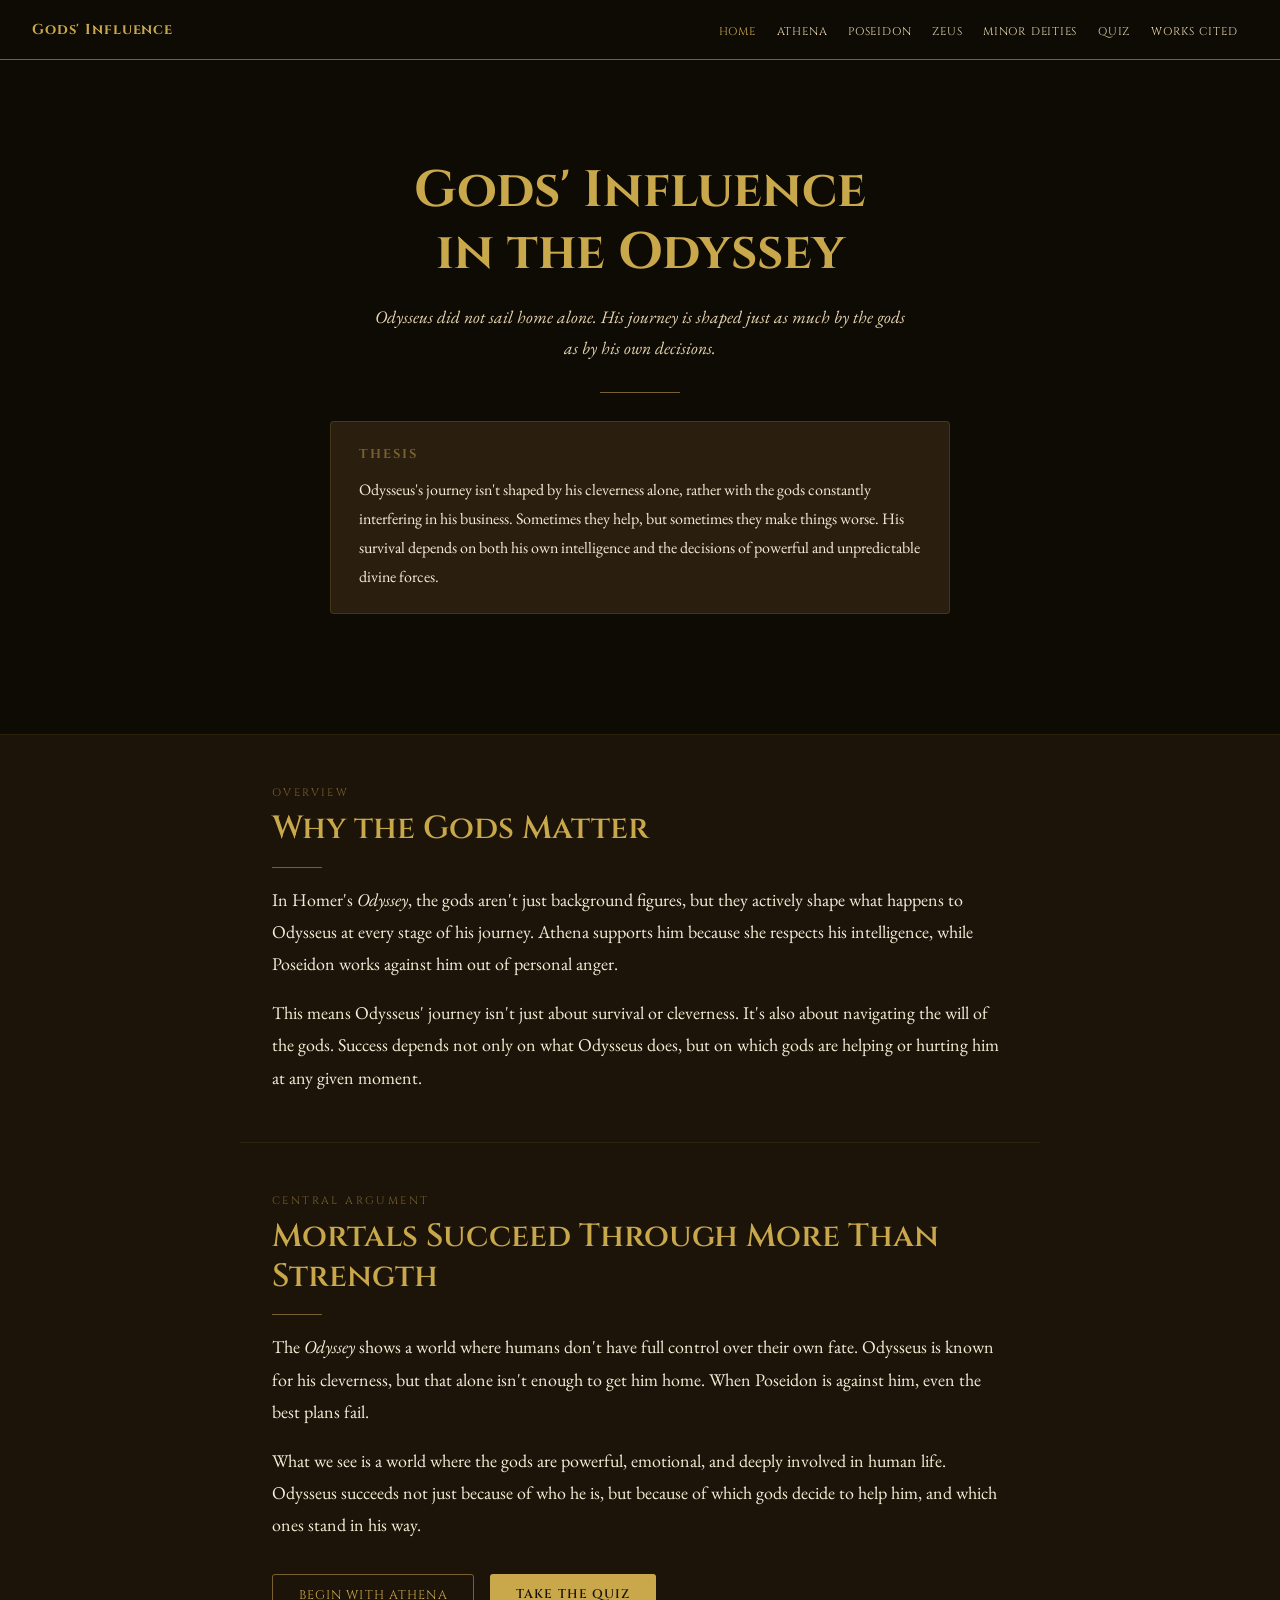
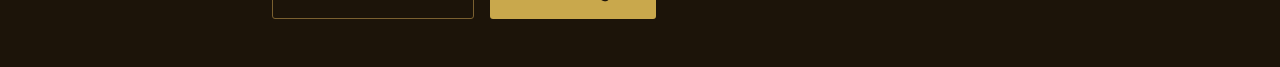
<file: index.html>
<!DOCTYPE html>
<html lang="en">
<head>
  <meta charset="UTF-8" />
  <meta name="viewport" content="width=device-width, initial-scale=1.0" />
  <title>Gods' Influence in the Odyssey</title>
  <link rel="stylesheet" href="style.css" />
</head>
<body>

  <nav>
    <a href="index.html" class="nav-brand">Gods' Influence</a>
    <ul class="nav-links">
      <li><a href="index.html" class="active">Home</a></li>
      <li><a href="athena.html">Athena</a></li>
      <li><a href="poseidon.html">Poseidon</a></li>
      <li><a href="zeus.html">Zeus</a></li>
      <li><a href="minor.html">Minor Deities</a></li>
      <li><a href="quiz.html">Quiz</a></li>
      <li><a href="works-cited.html">Works Cited</a></li>
    </ul>
  </nav>

  <div class="page">

    <section class="hero">
      <div class="hero-content">

        <h1>Gods' Influence<br>in the Odyssey</h1>

        <p class="hero-subtitle">
          Odysseus did not sail home alone. His journey is shaped just as much by the gods as by his own decisions.
        </p>

        <div class="hero-divider"></div>

        <div class="hero-thesis">
          <strong style="font-family:'Cinzel',serif;font-size:0.8rem;letter-spacing:0.15em;text-transform:uppercase;color:var(--gold-dim);display:block;margin-bottom:0.6rem;">
            Thesis
          </strong>
          Odysseus's journey isn't shaped by his cleverness alone, rather with the gods constantly interfering in his business. Sometimes they help, but sometimes they make things worse. His survival depends on both his own intelligence and the decisions of powerful and unpredictable divine forces.
        </div>
      </div>
    </section>

    <section class="section" id="gods">
      <p class="section-label">Overview</p>
      <h2>Why the Gods Matter</h2>
      <div class="divider"></div>

      <p>
        In Homer's <em>Odyssey</em>, the gods aren't just background figures, but they actively shape what happens to Odysseus at every stage of his journey. Athena supports him because she respects his intelligence, while Poseidon works against him out of personal anger.
      </p>

      <p style="margin-top:1rem;">
        This means Odysseus' journey isn't just about survival or cleverness. It's also about navigating the will of the gods. Success depends not only on what Odysseus does, but on which gods are helping or hurting him at any given moment.
      </p>
    </section>

    <section class="section" style="border-top:1px solid rgba(201,168,76,0.1);">
      <p class="section-label">Central Argument</p>
      <h2>Mortals Succeed Through More Than Strength</h2>
      <div class="divider"></div>

      <p>
        The <em>Odyssey</em> shows a world where humans don't have full control over their own fate. Odysseus is known for his cleverness, but that alone isn't enough to get him home. When Poseidon is against him, even the best plans fail.
      </p>

      <p style="margin-top:1rem;">
        What we see is a world where the gods are powerful, emotional, and deeply involved in human life. Odysseus succeeds not just because of who he is, but because of which gods decide to help him, and which ones stand in his way.
      </p>

      <div style="margin-top:2rem;display:flex;gap:1rem;flex-wrap:wrap;">
        <a href="athena.html" class="btn btn-secondary" style="text-decoration:none;">Begin with Athena</a>
        <a href="quiz.html" class="btn btn-primary" style="text-decoration:none;">Take the Quiz</a>
      </div>
    </section>

  </div>

</body>
</html>
</file>
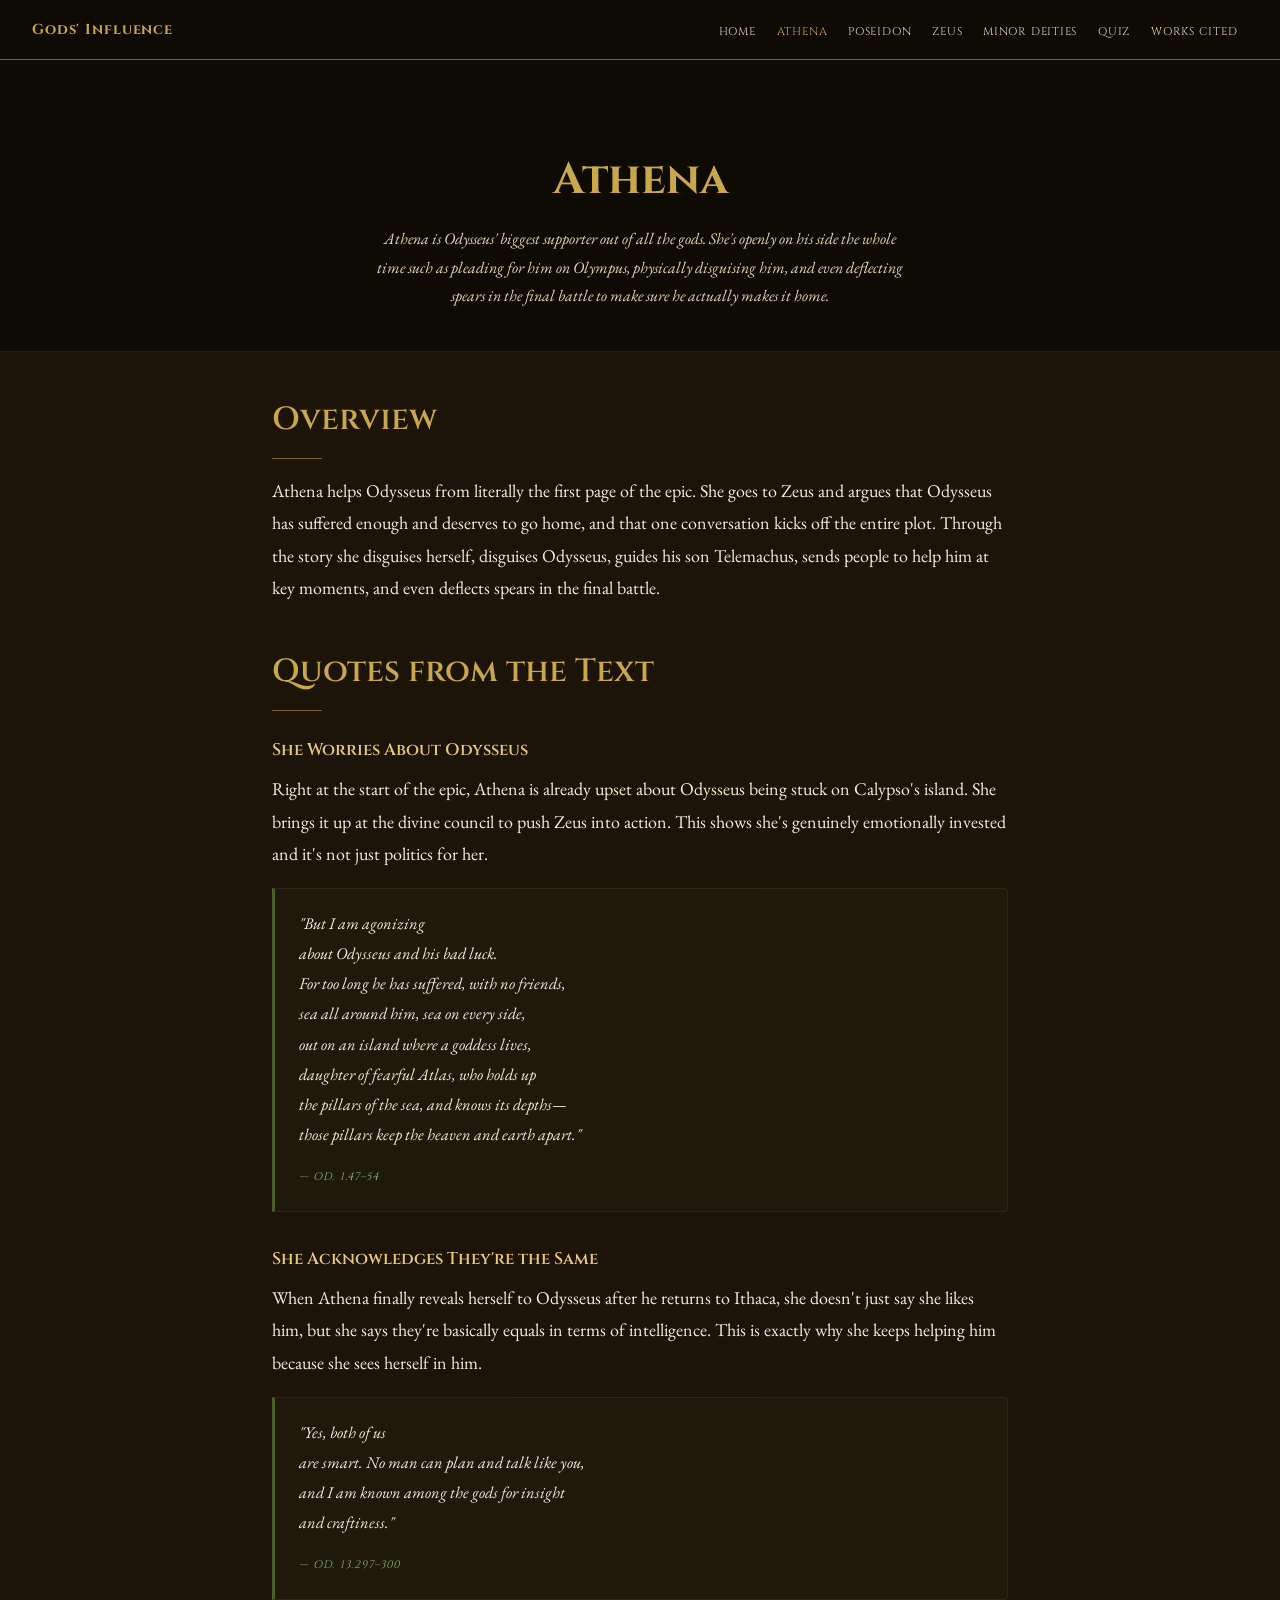
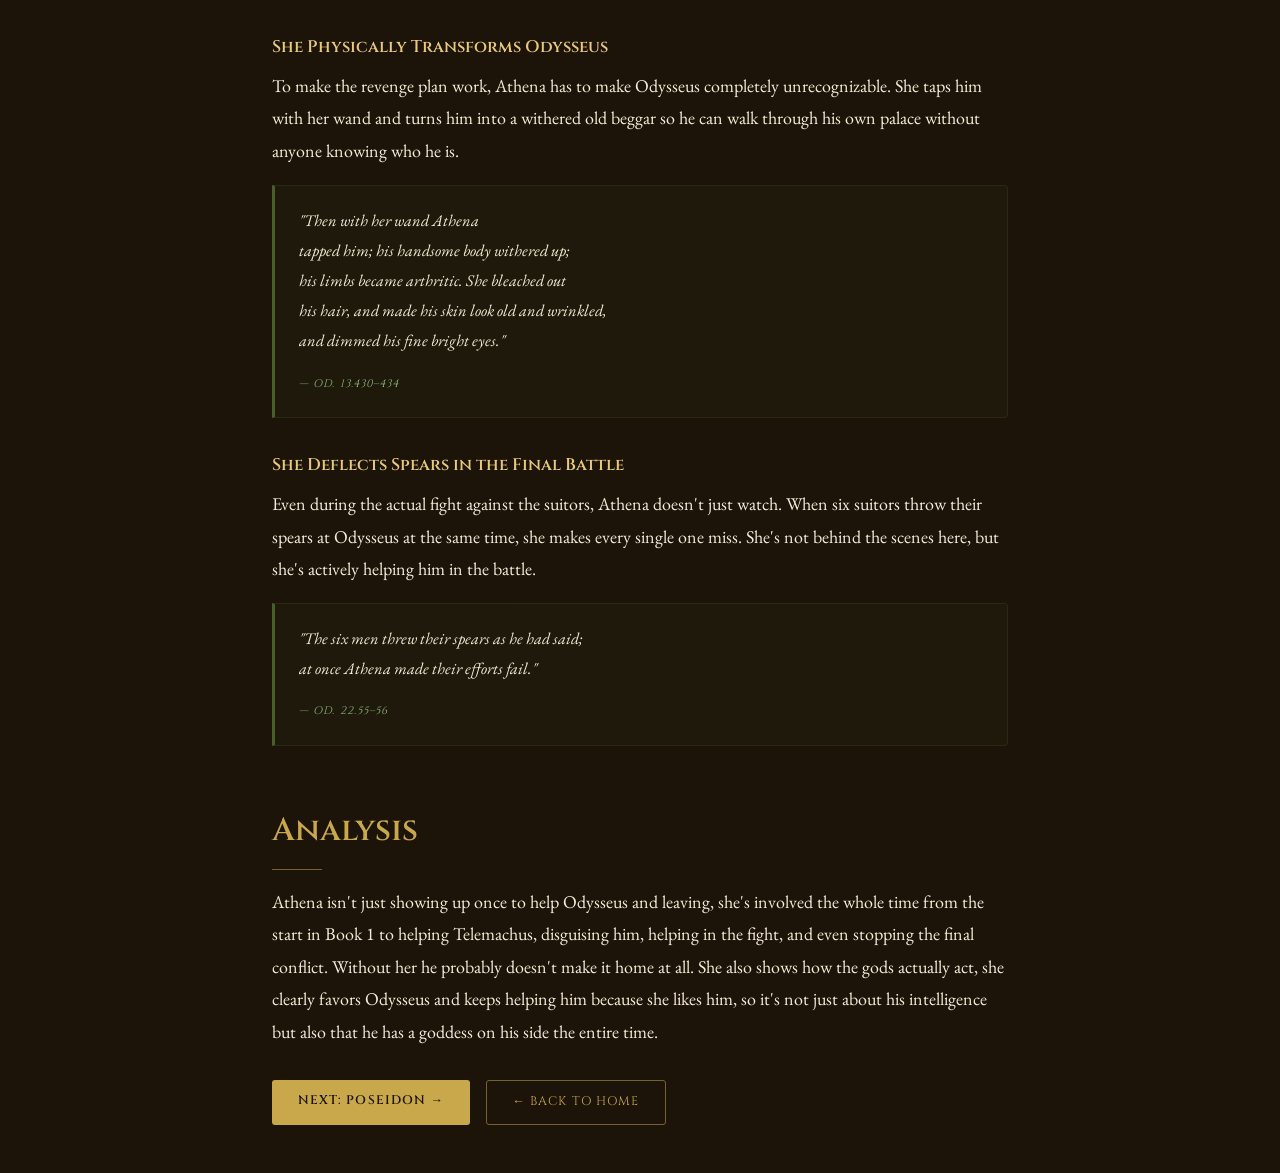
<file: athena.html>
<!DOCTYPE html>
<html lang="en">
<head>
  <meta charset="UTF-8" />
  <meta name="viewport" content="width=device-width, initial-scale=1.0" />
  <title>Athena — Gods' Influence in the Odyssey</title>
  <link rel="stylesheet" href="style.css" />
</head>
<body>

  <nav>
    <a href="index.html" class="nav-brand">Gods' Influence</a>
    <ul class="nav-links">
      <li><a href="index.html">Home</a></li>
      <li><a href="athena.html" class="active">Athena</a></li>
      <li><a href="poseidon.html">Poseidon</a></li>
      <li><a href="zeus.html">Zeus</a></li>
      <li><a href="minor.html">Minor Deities</a></li>
      <li><a href="quiz.html">Quiz</a></li>
      <li><a href="works-cited.html">Works Cited</a></li>
    </ul>
  </nav>

  <div class="page">

    <section class="god-hero">
      <div class="god-hero-content">
        <h1>Athena</h1>
        <p class="god-hero-desc">
          Athena is Odysseus' biggest supporter out of all the gods. She's openly on his side
          the whole time such as pleading for him on Olympus, physically disguising him, and even
          deflecting spears in the final battle to make sure he actually makes it home.
        </p>
      </div>
    </section>

    <section class="section">
      <h2>Overview</h2>
      <div class="divider"></div>
      <p>
        Athena helps Odysseus from literally the first page of the epic. She goes to Zeus and argues
        that Odysseus has suffered enough and deserves to go home, and that one conversation kicks off
        the entire plot. Through the story she disguises herself, disguises Odysseus, guides
        his son Telemachus, sends people to help him at key moments, and even deflects spears in the
        final battle.
      </p>
    </section>

    <section class="section" style="padding-top:0;">
      <h2>Quotes from the Text</h2>
      <div class="divider"></div>

      <h3 style="margin-top:1.5rem;">She Worries About Odysseus</h3>
      <p>
        Right at the start of the epic, Athena is already upset about Odysseus being stuck on
        Calypso's island. She brings it up at the divine council to push Zeus into action. This
        shows she's genuinely emotionally invested and it's not just politics for her.
      </p>
      <div class="quote-card qc-athena">
        <blockquote>"But I am agonizing
about Odysseus and his bad luck.
For too long he has suffered, with no friends,
sea all around him, sea on every side,
out on an island where a goddess lives,
daughter of fearful Atlas, who holds up
the pillars of the sea, and knows its depths—
those pillars keep the heaven and earth apart."</blockquote>
        <cite>— Od. 1.47–54</cite>
      </div>

      <h3 style="margin-top:2rem;">She Acknowledges They're the Same</h3>
      <p>
        When Athena finally reveals herself to Odysseus after he returns to Ithaca, she doesn't
        just say she likes him, but she says they're basically equals in terms of intelligence. This
        is exactly why she keeps helping him because she sees herself in him.
      </p>
      <div class="quote-card qc-athena">
        <blockquote>"Yes, both of us
are smart. No man can plan and talk like you,
and I am known among the gods for insight
and craftiness."</blockquote>
        <cite>— Od. 13.297–300</cite>
      </div>

      <h3 style="margin-top:2rem;">She Physically Transforms Odysseus</h3>
      <p>
        To make the revenge plan work, Athena has to make Odysseus completely unrecognizable.
        She taps him with her wand and turns him into a withered old beggar so he can walk
        through his own palace without anyone knowing who he is.
      </p>
      <div class="quote-card qc-athena">
        <blockquote>"Then with her wand Athena
tapped him; his handsome body withered up;
his limbs became arthritic. She bleached out
his hair, and made his skin look old and wrinkled,
and dimmed his fine bright eyes."</blockquote>
        <cite>— Od. 13.430–434</cite>
      </div>

      <h3 style="margin-top:2rem;">She Deflects Spears in the Final Battle</h3>
      <p>
        Even during the actual fight against the suitors, Athena doesn't just watch. When six
        suitors throw their spears at Odysseus at the same time, she makes every single one miss.
        She's not behind the scenes here, but she's actively helping him in the battle.
      </p>
      <div class="quote-card qc-athena">
        <blockquote>"The six men threw their spears as he had said;
at once Athena made their efforts fail."</blockquote>
        <cite>— Od. 22.55–56</cite>
      </div>

    </section>

    <section class="section" style="padding-top:0;">
      <h2>Analysis</h2>
      <div class="divider"></div>
      <p>
        Athena isn't just showing up once to help Odysseus and leaving, she's involved the whole time from the start in Book 1 to helping Telemachus, disguising him, helping in the fight, and even stopping the final conflict. Without her he probably doesn't make it home at all. She also shows how the gods actually act, she clearly favors Odysseus and keeps helping him because she likes him, so it's not just about his intelligence but also that he has a goddess on his side the entire time.
      </p>
      <div style="margin-top:2rem;display:flex;gap:1rem;flex-wrap:wrap;">
        <a href="poseidon.html" class="btn btn-primary" style="text-decoration:none;">Next: Poseidon →</a>
        <a href="index.html" class="btn btn-secondary" style="text-decoration:none;">← Back to Home</a>
      </div>
    </section>

  </div>

</body>
</html>
</file>
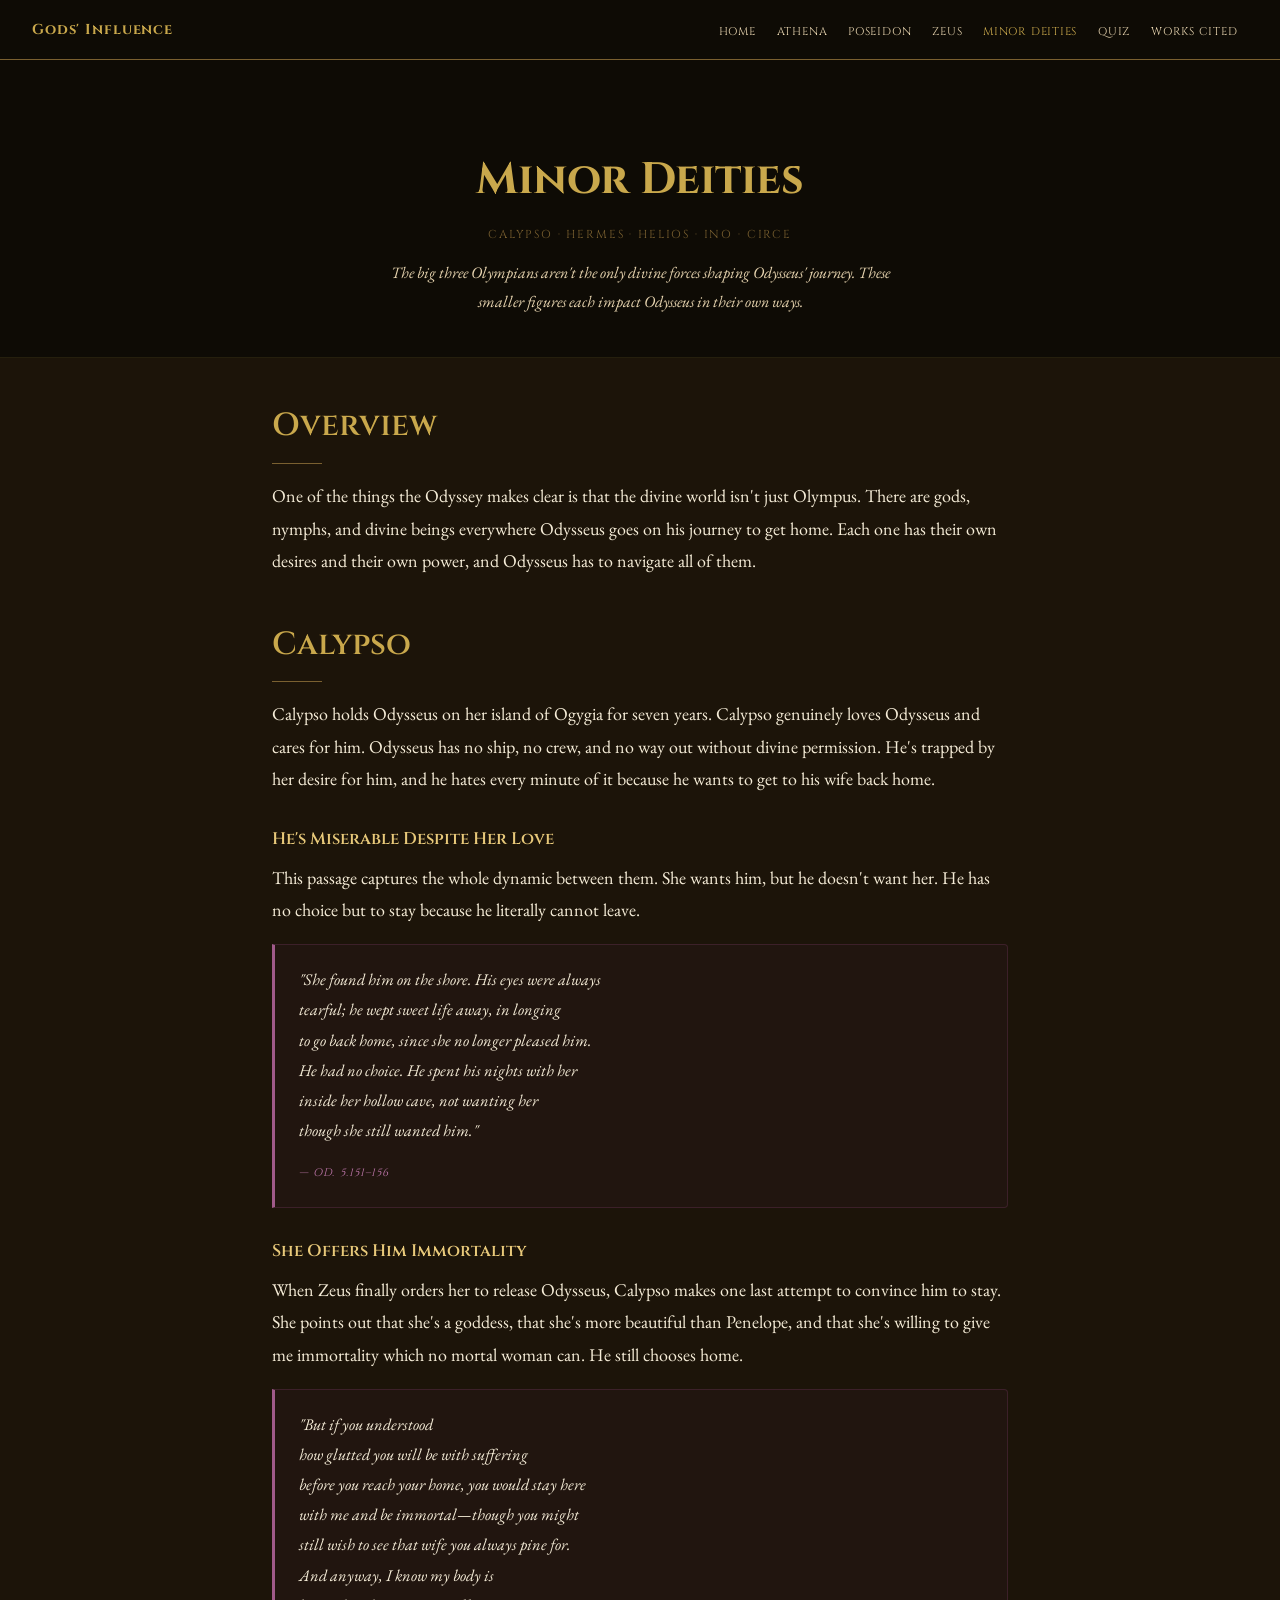
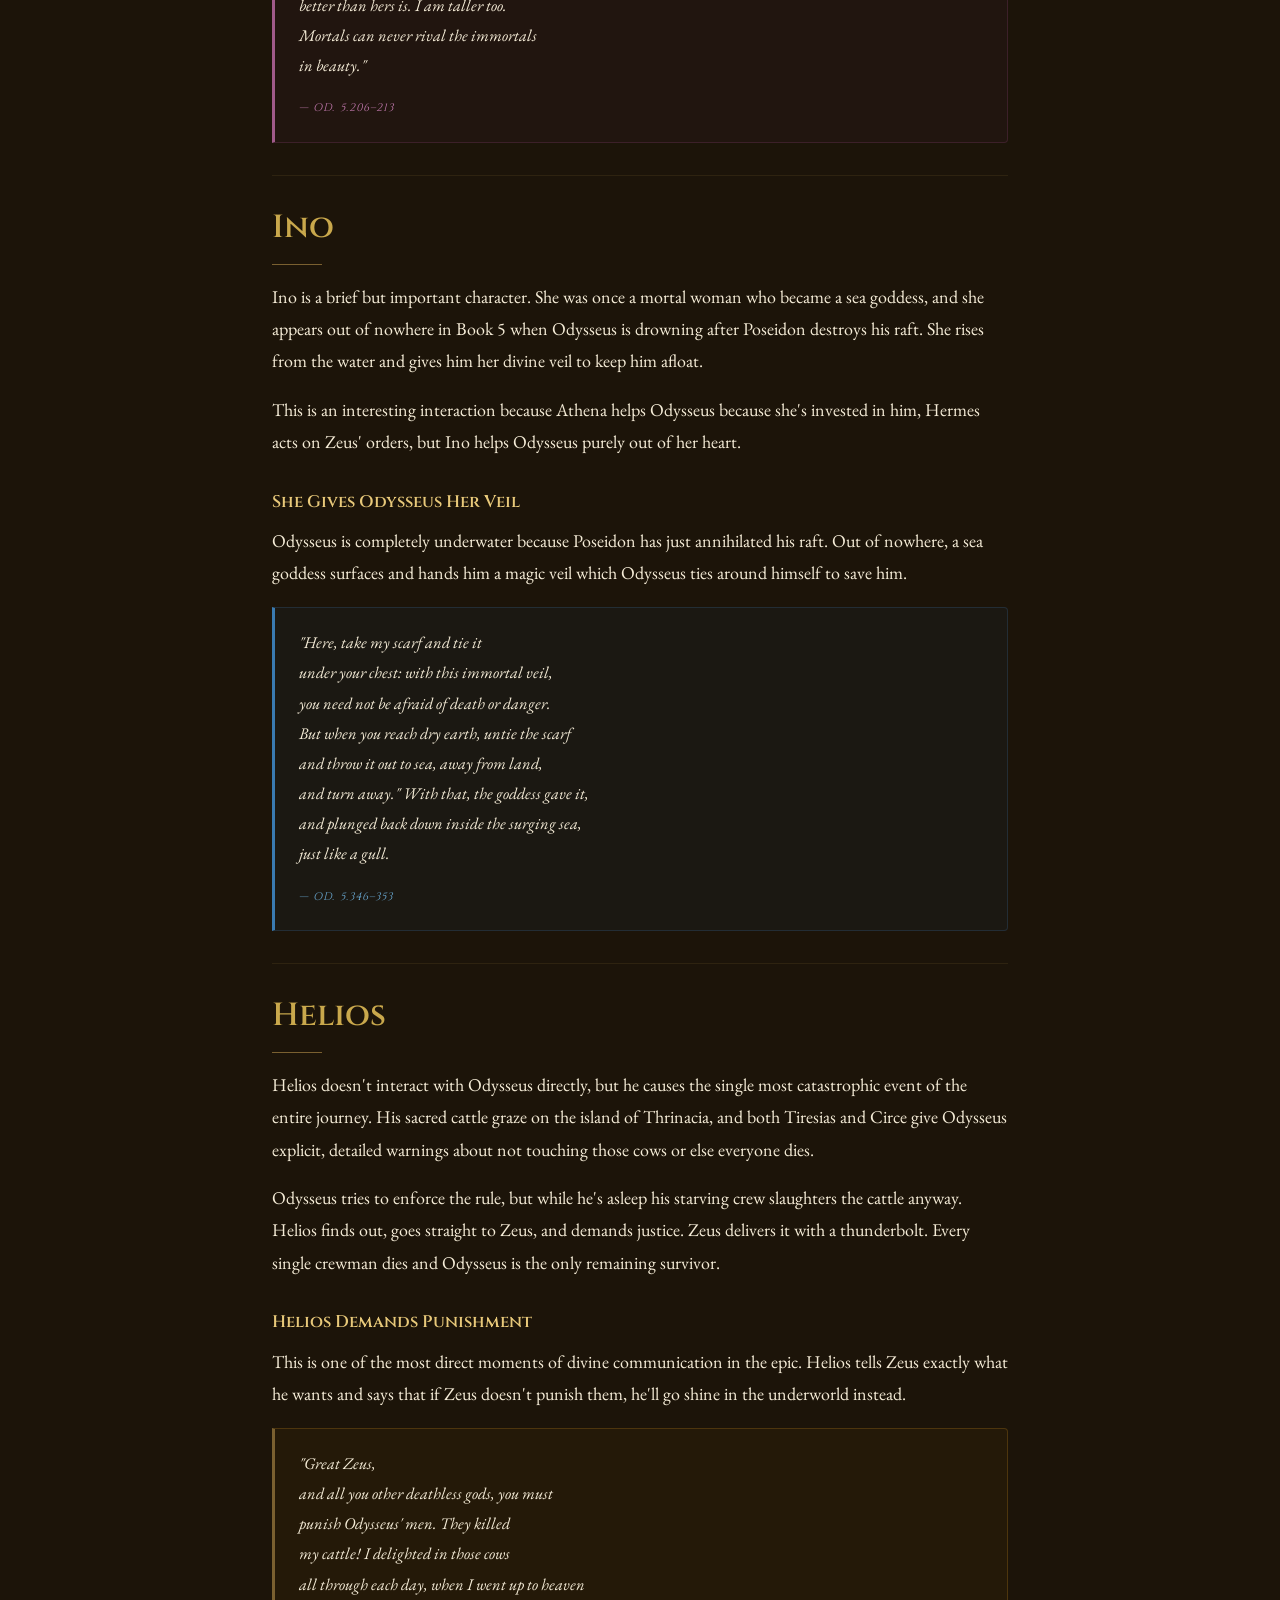
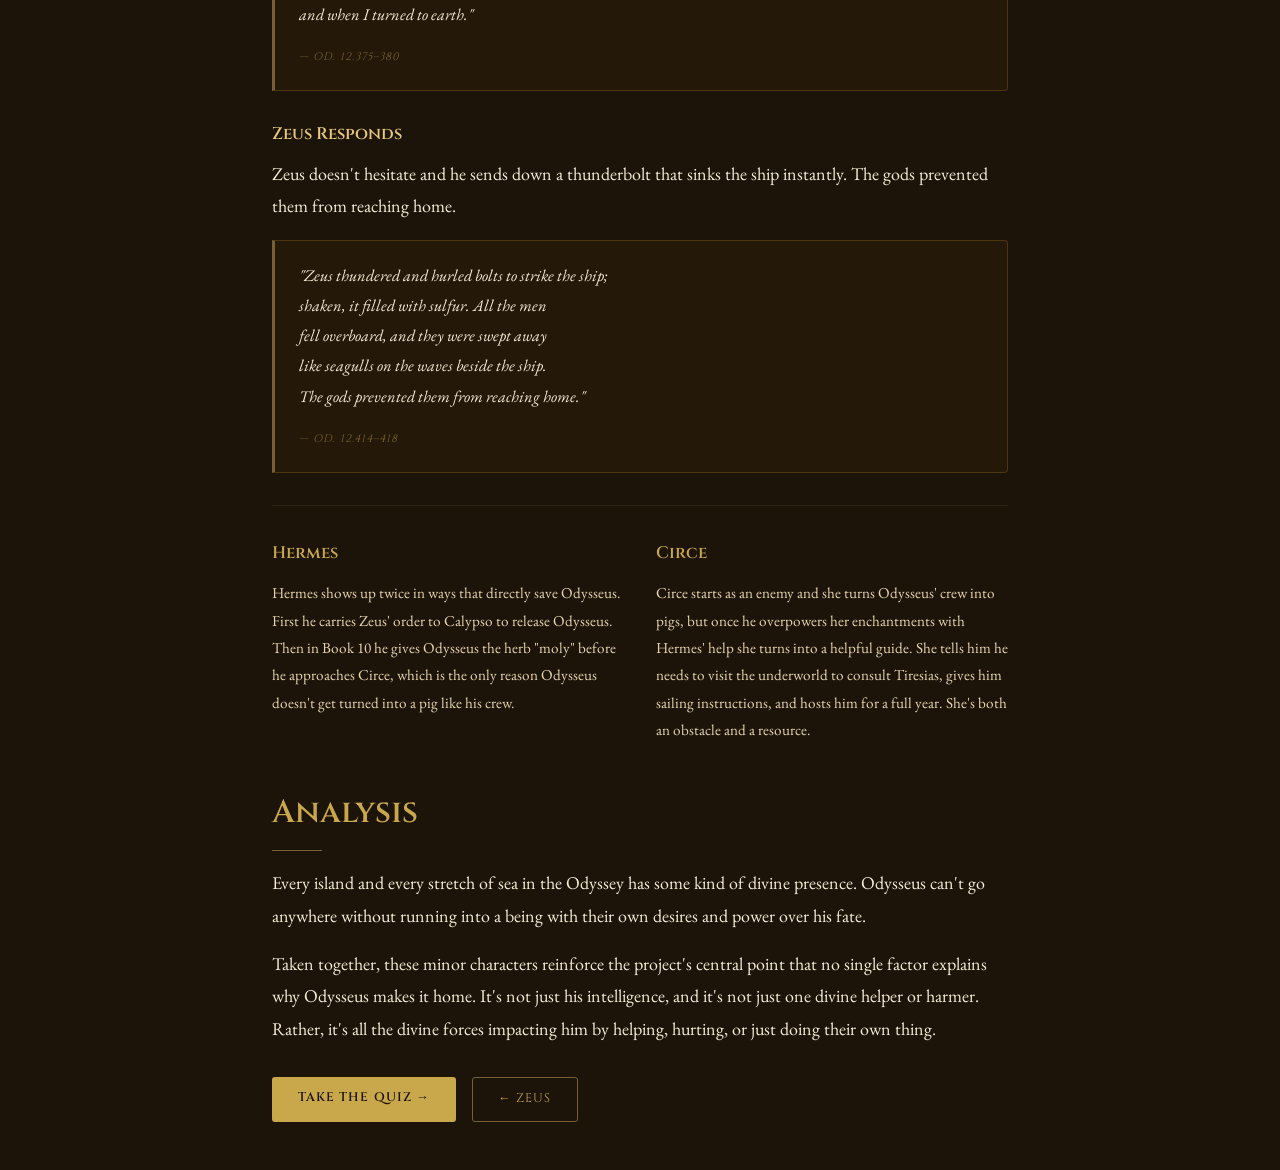
<file: minor.html>
<!DOCTYPE html>
<html lang="en">
<head>
  <meta charset="UTF-8" />
  <meta name="viewport" content="width=device-width, initial-scale=1.0" />
  <title>Minor Deities — Gods' Influence in the Odyssey</title>
  <link rel="stylesheet" href="style.css" />
</head>
<body>

  <nav>
    <a href="index.html" class="nav-brand">Gods' Influence</a>
    <ul class="nav-links">
      <li><a href="index.html">Home</a></li>
      <li><a href="athena.html">Athena</a></li>
      <li><a href="poseidon.html">Poseidon</a></li>
      <li><a href="zeus.html">Zeus</a></li>
      <li><a href="minor.html" class="active">Minor Deities</a></li>
      <li><a href="quiz.html">Quiz</a></li>
      <li><a href="works-cited.html">Works Cited</a></li>
    </ul>
  </nav>

  <div class="page">

    <section class="god-hero">
      <div class="god-hero-content">
        <h1>Minor Deities</h1>
        <p class="god-hero-epithet">Calypso · Hermes · Helios · Ino · Circe</p>
        <p class="god-hero-desc">
          The big three Olympians aren't the only divine forces shaping Odysseus' journey.
          These smaller figures each impact Odysseus in their own ways.
        </p>
      </div>
    </section>


    <section class="section">
      <h2>Overview</h2>
      <div class="divider"></div>
      <p>
        One of the things the Odyssey makes clear is that the divine world isn't just Olympus.
        There are gods, nymphs, and divine beings everywhere Odysseus goes on his journey to get home.
        Each one has their own desires and their own power, and Odysseus
        has to navigate all of them.
      </p>
    </section>

    <section class="section" style="padding-top:0;">

      <div class="deity-block">
        <h2 style="margin-bottom:0.1rem;">Calypso</h2>
        <div class="divider"></div>

        <p>
          Calypso holds Odysseus on her island of Ogygia for seven years. Calypso genuinely
          loves Odysseus and cares for him. Odysseus has no ship, no
          crew, and no way out without divine permission. He's trapped by her desire for him, and
          he hates every minute of it because he wants to get to his wife back home.
        </p>

        <h3 style="margin-top:1.75rem;">He's Miserable Despite Her Love</h3>
        <p>
          This passage captures the whole dynamic between them. She wants him, but he doesn't want her. He has no choice but to stay because he literally cannot leave.
        </p>
        <div class="quote-card qc-calypso">
          <blockquote>"She found him on the shore. His eyes were always
tearful; he wept sweet life away, in longing
to go back home, since she no longer pleased him.
He had no choice. He spent his nights with her
inside her hollow cave, not wanting her
though she still wanted him."</blockquote>
          <cite>— Od. 5.151–156</cite>
        </div>

        <h3 style="margin-top:1.75rem;">She Offers Him Immortality</h3>
        <p>
          When Zeus finally orders her to release Odysseus, Calypso makes one last attempt to
          convince him to stay. She points out that she's a goddess, that she's more beautiful
          than Penelope, and that she's willing to give me immortality which no mortal woman can. He still chooses home.
        </p>
        <div class="quote-card qc-calypso">
          <blockquote>"But if you understood
how glutted you will be with suffering
before you reach your home, you would stay here
with me and be immortal—though you might
still wish to see that wife you always pine for.
And anyway, I know my body is
better than hers is. I am taller too.
Mortals can never rival the immortals
in beauty."</blockquote>
          <cite>— Od. 5.206–213</cite>
        </div>
      </div>

      <div class="deity-block">
        <h2 style="margin-bottom:0.1rem;">Ino</h2>
        <div class="divider"></div>

        <p>
          Ino is a brief but important character. She was once a mortal woman who became a sea
          goddess, and she appears out of nowhere in Book 5 when Odysseus is drowning after
          Poseidon destroys his raft. She rises from the water and gives him her divine veil to
          keep him afloat.
        </p>
        <p style="margin-top:1rem;">
          This is an interesting interaction because Athena helps
          Odysseus because she's invested in him, Hermes acts on Zeus' orders, but Ino helps
          Odysseus purely out of her heart.
        </p>

        <h3 style="margin-top:1.75rem;">She Gives Odysseus Her Veil</h3>
        <p>
          Odysseus is completely underwater because Poseidon has just annihilated his raft. Out of nowhere, a sea goddess surfaces
          and hands him a magic veil which Odysseus ties around himself to save him.
        </p>
        <div class="quote-card qc-ino">
          <blockquote>"Here, take my scarf and tie it
under your chest: with this immortal veil,
you need not be afraid of death or danger.
But when you reach dry earth, untie the scarf
and throw it out to sea, away from land,
and turn away." With that, the goddess gave it,
and plunged back down inside the surging sea,
just like a gull.</blockquote>
          <cite>— Od. 5.346–353</cite>
        </div>
      </div>

      <div class="deity-block">
        <h2 style="margin-bottom:0.1rem;">Helios</h2>
        <div class="divider"></div>

        <p>
          Helios doesn't interact with Odysseus directly, but he causes the single most
          catastrophic event of the entire journey. His sacred cattle graze on the island
          of Thrinacia, and both Tiresias and Circe give Odysseus explicit, detailed warnings about
          not touching those cows or else everyone dies.
        </p>
        <p style="margin-top:1rem;">
          Odysseus tries to enforce the rule, but while he's asleep his starving crew slaughters
          the cattle anyway. Helios finds out, goes straight to Zeus, and demands justice. Zeus
          delivers it with a thunderbolt. Every single crewman dies and Odysseus is the only remaining survivor.
        </p>

        <h3 style="margin-top:1.75rem;">Helios Demands Punishment</h3>
        <p>
          This is one of the most direct moments of divine communication in the epic. Helios
          tells Zeus exactly what he wants and says that if Zeus doesn't punish them, he'll go shine in the
          underworld instead. 
        </p>
        <div class="quote-card qc-helios">
          <blockquote>"Great Zeus,
and all you other deathless gods, you must
punish Odysseus' men. They killed
my cattle! I delighted in those cows
all through each day, when I went up to heaven
and when I turned to earth."</blockquote>
          <cite>— Od. 12.375–380</cite>
        </div>

        <h3 style="margin-top:1.75rem;">Zeus Responds</h3>
        <p>
          Zeus doesn't hesitate and he sends down a thunderbolt that sinks the ship instantly.
          The gods prevented them from reaching home.
        </p>
        <div class="quote-card qc-helios">
          <blockquote>"Zeus thundered and hurled bolts to strike the ship;
shaken, it filled with sulfur. All the men
fell overboard, and they were swept away
like seagulls on the waves beside the ship.
The gods prevented them from reaching home."</blockquote>
          <cite>— Od. 12.414–418</cite>
        </div>
      </div>

      <div class="deity-block">
        <div style="display:flex;gap:2rem;flex-wrap:wrap;">
          <div style="flex:1;min-width:220px;">
            <h3 style="margin:0 0 0.75rem;color:var(--gold);">Hermes</h3>
            <p style="font-size:0.95rem;color:var(--parchment-dark);">
              Hermes shows up twice in ways that directly save Odysseus. First he carries Zeus'
              order to Calypso to release Odysseus. Then in Book 10 he gives Odysseus the herb "moly" before he
              approaches Circe, which is the only reason Odysseus doesn't get turned into a pig
              like his crew.
            </p>
          </div>
          <div style="flex:1;min-width:220px;">
            <h3 style="margin:0 0 0.75rem;color:var(--gold);">Circe</h3>
            <p style="font-size:0.95rem;color:var(--parchment-dark);">
              Circe starts as an enemy and she turns Odysseus' crew into pigs, but once he
              overpowers her enchantments with Hermes' help she turns into a helpful guide.
              She tells him he needs to visit the underworld to consult Tiresias, gives him
              sailing instructions, and hosts him for a full year. She's both an
              obstacle and a resource.
            </p>
          </div>
        </div>
      </div>

    </section>

    <section class="section" style="padding-top:0;">
      <h2>Analysis</h2>
      <div class="divider"></div>
      <p>
        Every island and every stretch of sea in the Odyssey has some kind of divine presence.
        Odysseus can't go anywhere without running into a being with their own desires and
        power over his fate.
      </p>
      <p style="margin-top:1rem;">
        Taken together, these minor characters reinforce the project's central point that no single
        factor explains why Odysseus makes it home. It's not just his intelligence, and it's not
        just one divine helper or harmer. Rather, it's all the divine forces impacting him by helping, hurting, or
        just doing their own thing.
      </p>
      <div style="margin-top:2rem;display:flex;gap:1rem;flex-wrap:wrap;">
        <a href="quiz.html" class="btn btn-primary" style="text-decoration:none;">Take the Quiz →</a>
        <a href="zeus.html" class="btn btn-secondary" style="text-decoration:none;">← Zeus</a>
      </div>
    </section>

  </div>

</body>
</html>
</file>
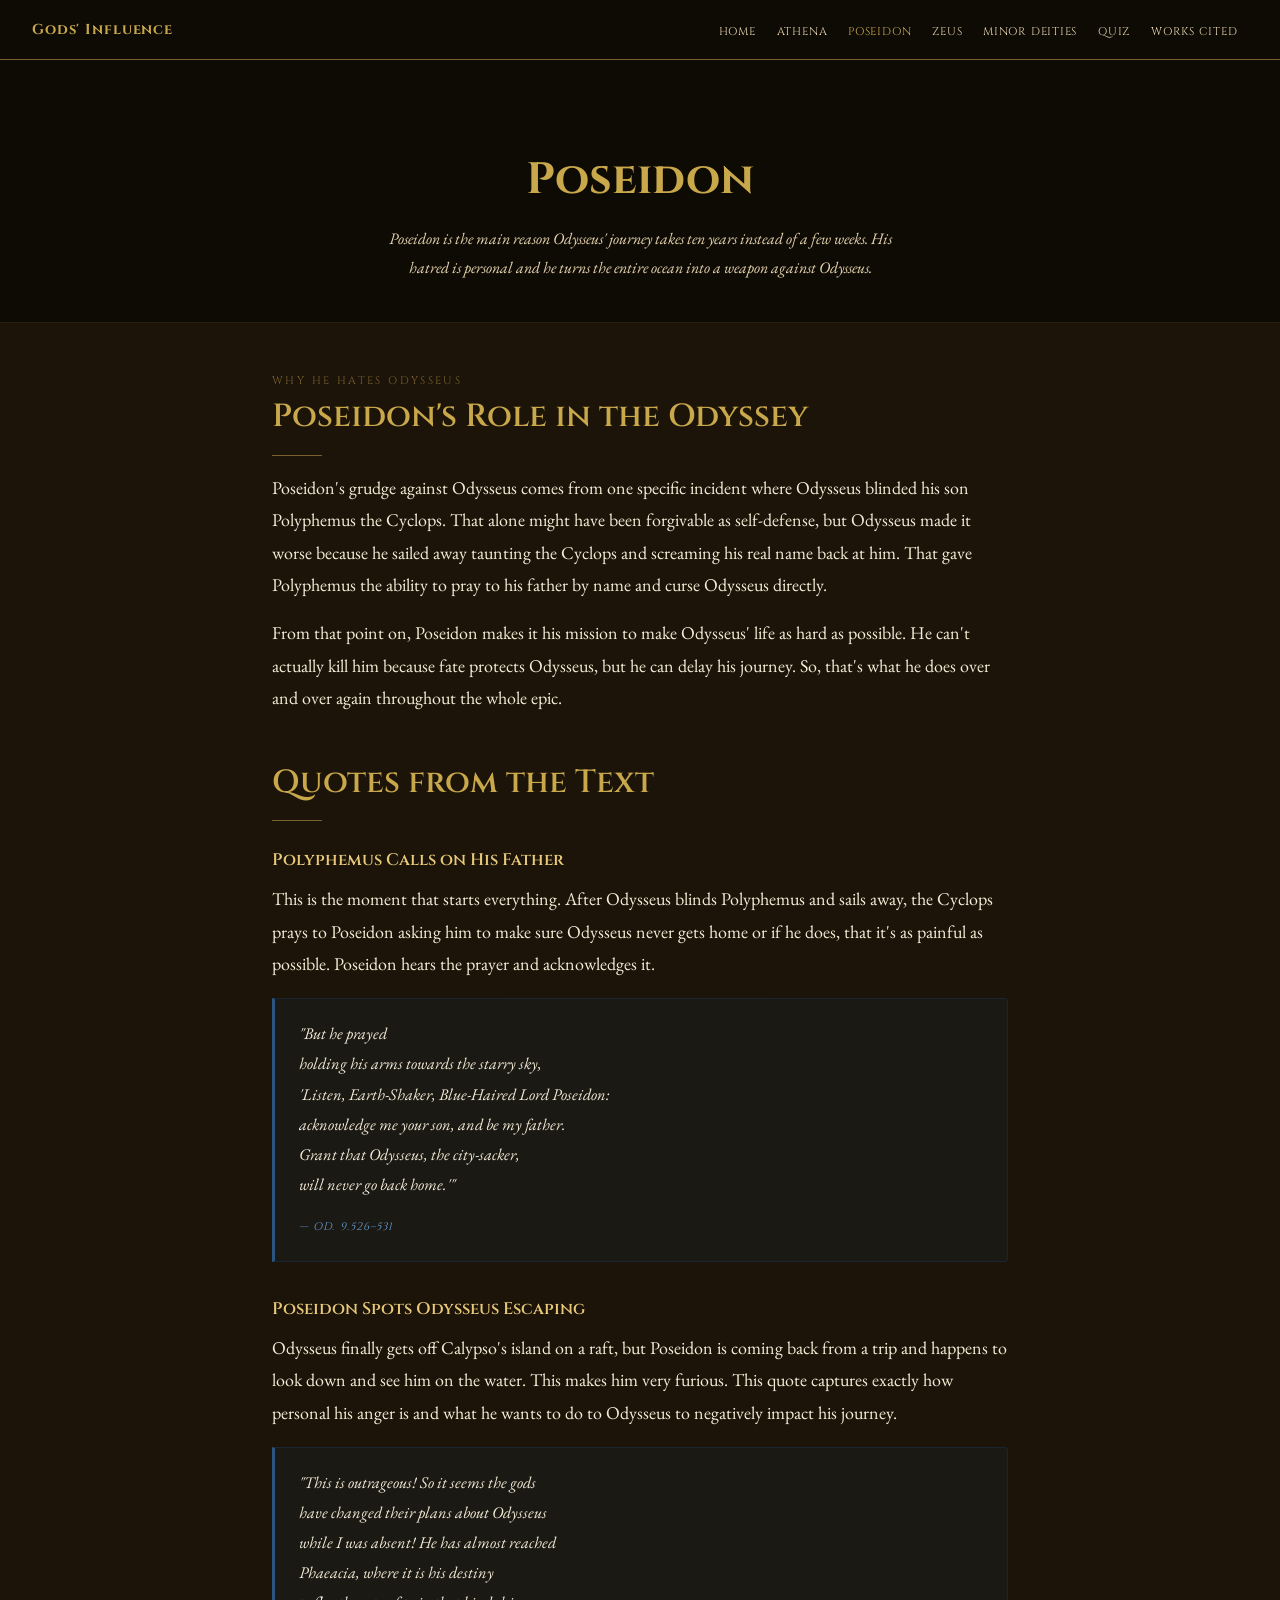
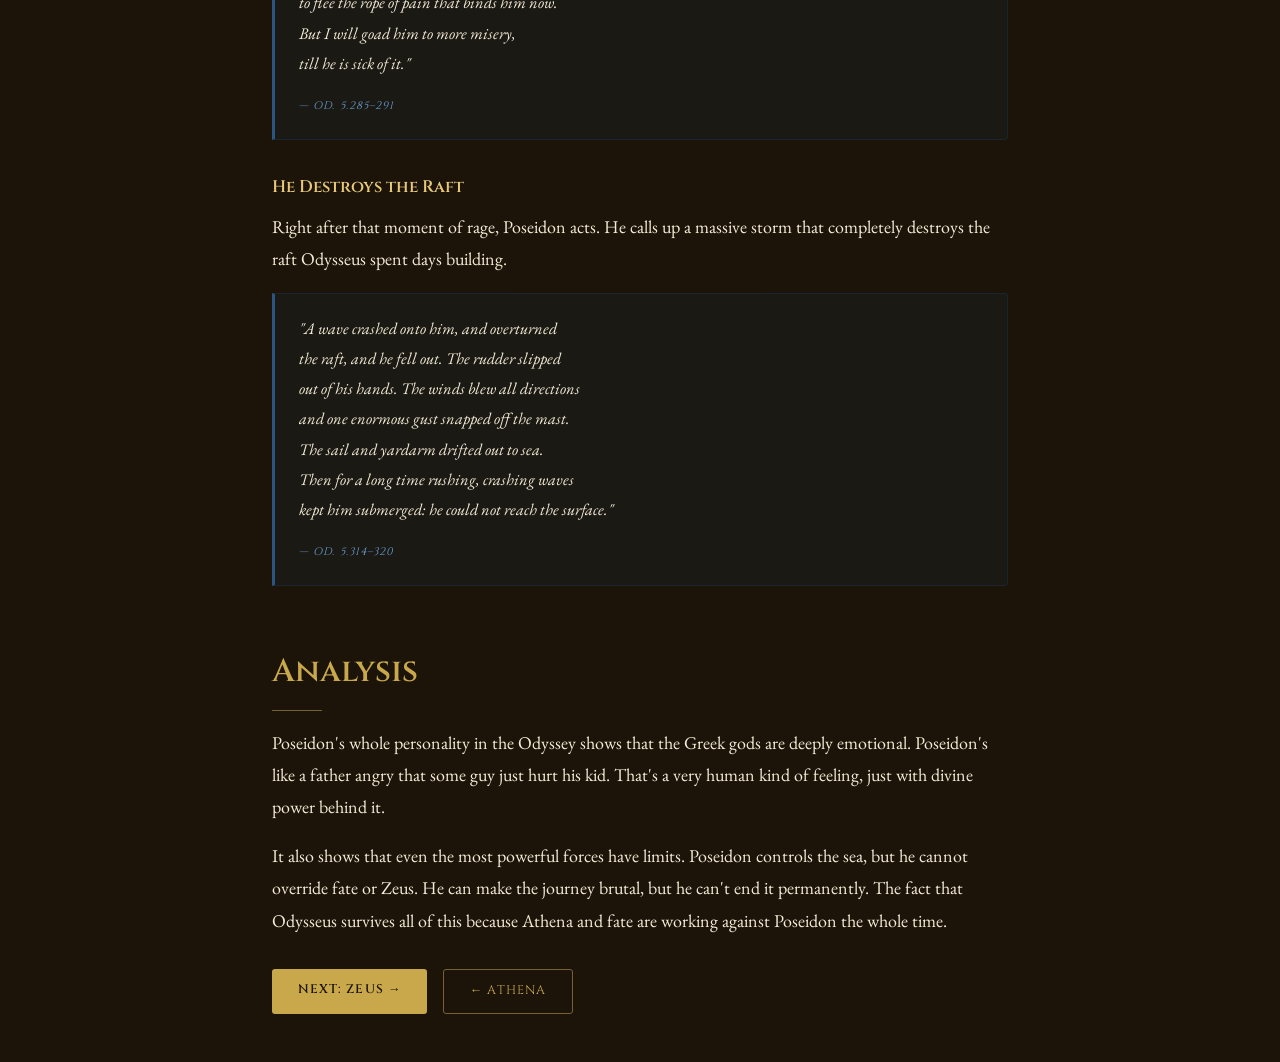
<file: poseidon.html>
<!DOCTYPE html>
<html lang="en">
<head>
  <meta charset="UTF-8" />
  <meta name="viewport" content="width=device-width, initial-scale=1.0" />
  <title>Poseidon — Gods' Influence in the Odyssey</title>
  <link rel="stylesheet" href="style.css" />
</head>
<body>

  <nav>
    <a href="index.html" class="nav-brand">Gods' Influence</a>
    <ul class="nav-links">
      <li><a href="index.html">Home</a></li>
      <li><a href="athena.html">Athena</a></li>
      <li><a href="poseidon.html" class="active">Poseidon</a></li>
      <li><a href="zeus.html">Zeus</a></li>
      <li><a href="minor.html">Minor Deities</a></li>
      <li><a href="quiz.html">Quiz</a></li>
      <li><a href="works-cited.html">Works Cited</a></li>
    </ul>
  </nav>

  <div class="page">

    <section class="god-hero">
      <div class="god-hero-content">
        <h1>Poseidon</h1>
        <p class="god-hero-desc">
          Poseidon is the main reason Odysseus' journey takes ten years instead of a few weeks.
          His hatred is personal and he turns the entire ocean into a weapon against Odysseus.
        </p>
      </div>
    </section>

    <section class="section">
      <p class="section-label">Why He Hates Odysseus</p>
      <h2>Poseidon's Role in the Odyssey</h2>
      <div class="divider"></div>
      <p>
        Poseidon's grudge against Odysseus comes from one specific incident where Odysseus blinded
        his son Polyphemus the Cyclops. That alone might have been forgivable as self-defense,
        but Odysseus made it worse because he sailed away taunting the Cyclops and screaming his real
        name back at him. That gave Polyphemus the ability to pray to his father by name and
        curse Odysseus directly.
      </p>
      <p style="margin-top:1rem;">
        From that point on, Poseidon makes it his mission to make Odysseus' life as hard as
        possible. He can't actually kill him because fate protects Odysseus, but he can delay his journey. So, that's what he does over and over again throughout the
        whole epic.
      </p>
    </section>

    <section class="section" style="padding-top:0;">
      <h2>Quotes from the Text</h2>
      <div class="divider"></div>

      <h3 style="margin-top:1.5rem;">Polyphemus Calls on His Father</h3>
      <p>
        This is the moment that starts everything. After Odysseus blinds Polyphemus and sails
        away, the Cyclops prays to Poseidon asking him to make sure Odysseus never gets home
        or if he does, that it's as painful as possible. Poseidon hears the prayer and acknowledges it.
      </p>
      <div class="quote-card qc-poseidon">
        <blockquote>"But he prayed
holding his arms towards the starry sky,
'Listen, Earth-Shaker, Blue-Haired Lord Poseidon:
acknowledge me your son, and be my father.
Grant that Odysseus, the city-sacker,
will never go back home.'"</blockquote>
        <cite>— Od. 9.526–531</cite>
      </div>

      <h3 style="margin-top:2rem;">Poseidon Spots Odysseus Escaping</h3>
      <p>
        Odysseus finally gets off Calypso's island on a raft, but Poseidon
        is coming back from a trip and happens to look down and see him on the water. This makes him very
        furious. This quote captures exactly how personal his anger is and what he wants to do to Odysseus to negatively impact his journey.
      </p>
      <div class="quote-card qc-poseidon">
        <blockquote>"This is outrageous! So it seems the gods
have changed their plans about Odysseus
while I was absent! He has almost reached
Phaeacia, where it is his destiny
to flee the rope of pain that binds him now.
But I will goad him to more misery,
till he is sick of it."</blockquote>
        <cite>— Od. 5.285–291</cite>
      </div>

      <h3 style="margin-top:2rem;">He Destroys the Raft</h3>
      <p>
        Right after that moment of rage, Poseidon acts. He calls up a massive storm that
        completely destroys the raft Odysseus spent days building. 
      </p>
      <div class="quote-card qc-poseidon">
        <blockquote>"A wave crashed onto him, and overturned
the raft, and he fell out. The rudder slipped
out of his hands. The winds blew all directions
and one enormous gust snapped off the mast.
The sail and yardarm drifted out to sea.
Then for a long time rushing, crashing waves
kept him submerged: he could not reach the surface."</blockquote>
        <cite>— Od. 5.314–320</cite>
      </div>

    </section>

    <section class="section" style="padding-top:0;">
      <h2>Analysis</h2>
      <div class="divider"></div>
      <p>
        Poseidon's whole personality in the Odyssey shows that the Greek gods are deeply emotional.
        Poseidon's like a father angry that some guy just hurt his kid. That's a very human kind of
        feeling, just with divine power behind it.
      </p>
      <p style="margin-top:1rem;">
        It also shows that even the most powerful forces have limits. Poseidon controls the sea,
        but he cannot override fate or Zeus. He can make the journey brutal, but he can't end
        it permanently. The fact that Odysseus survives all of this because Athena and fate are working against
        Poseidon the whole time.
      </p>
      <div style="margin-top:2rem;display:flex;gap:1rem;flex-wrap:wrap;">
        <a href="zeus.html" class="btn btn-primary" style="text-decoration:none;">Next: Zeus →</a>
        <a href="athena.html" class="btn btn-secondary" style="text-decoration:none;">← Athena</a>
      </div>
    </section>

  </div>

</body>
</html>
</file>
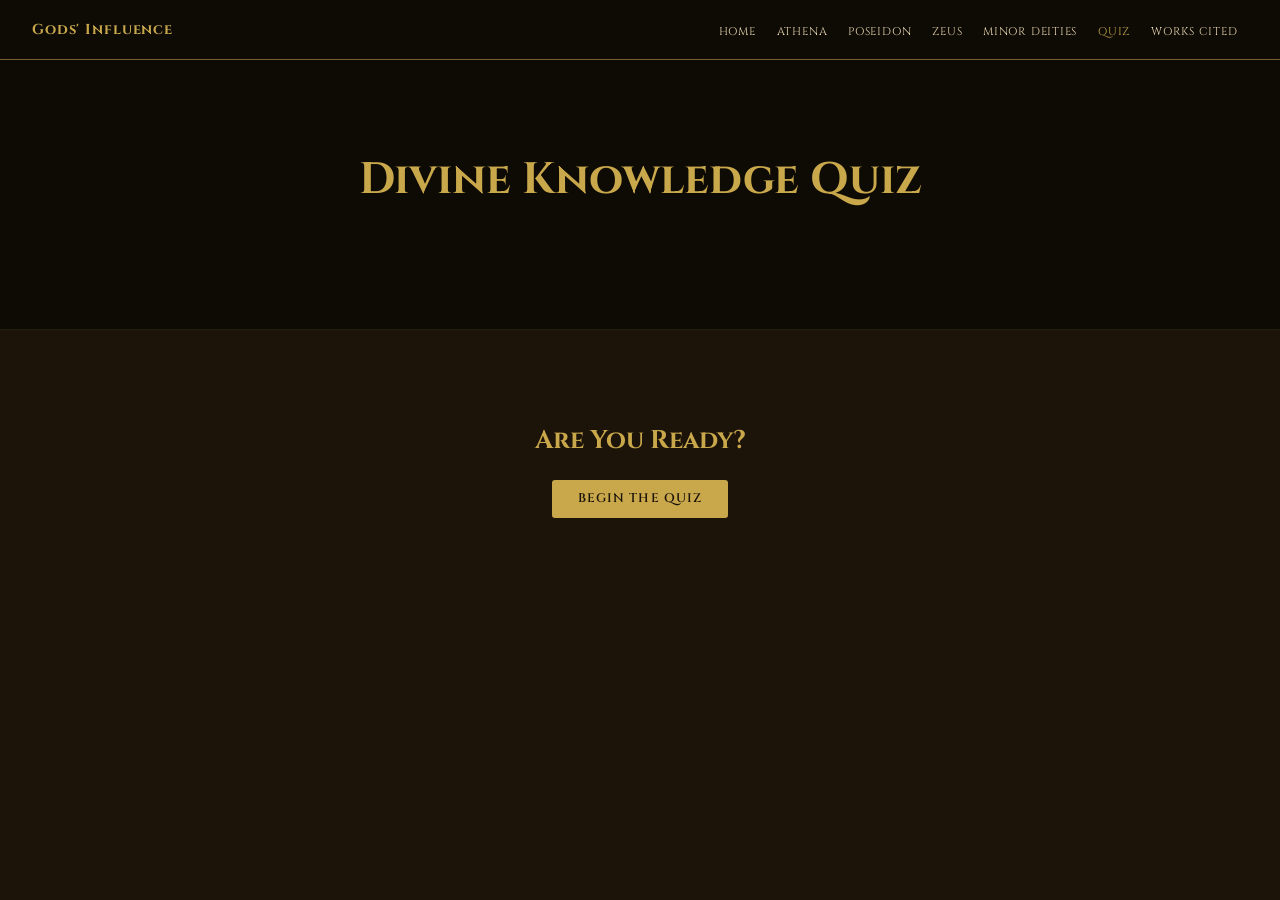
<file: quiz.html>
<!DOCTYPE html>
<html lang="en">
<head>
  <meta charset="UTF-8" />
  <meta name="viewport" content="width=device-width, initial-scale=1.0" />
  <title>Quiz — Gods' Influence in the Odyssey</title>
  <link rel="stylesheet" href="style.css" />
</head>
<body>

  <nav>
    <a href="index.html" class="nav-brand">Gods' Influence</a>
    <ul class="nav-links">
      <li><a href="index.html">Home</a></li>
      <li><a href="athena.html">Athena</a></li>
      <li><a href="poseidon.html">Poseidon</a></li>
      <li><a href="zeus.html">Zeus</a></li>
      <li><a href="minor.html">Minor Deities</a></li>
      <li><a href="quiz.html" class="active">Quiz</a></li>
      <li><a href="works-cited.html">Works Cited</a></li>
    </ul>
  </nav>

  <div class="page">

    <section class="god-hero" style="min-height:30vh;">
      <div class="god-hero-bg"></div>
      <div class="god-hero-content">
        <h1>Divine Knowledge Quiz</h1>
      </div>
    </section>

    <div class="quiz-container">

      <div id="start-screen" style="text-align:center;padding:3rem 0;">
        <h2 style="font-family:'Cinzel',serif;font-size:1.6rem;color:var(--gold);margin-bottom:1rem;">
          Are You Ready?
        </h2>
        <button class="btn btn-primary" onclick="startQuiz()">Begin the Quiz</button>
      </div>

      <div id="quiz-screen" style="display:none;">

        <div class="quiz-progress">
          <span id="progress-text">Question 1 of 10</span>
          <span id="score-live">Score: 0</span>
        </div>

        <div class="quiz-question-card">
          <div class="quiz-q-num" id="q-num">Question 1</div>
          <div class="quiz-question" id="q-text"></div>
          <div class="quiz-options" id="q-options"></div>
        </div>

        <div class="quiz-nav">
          <button class="btn btn-primary" id="next-btn" onclick="nextQuestion()" style="display:none;">
            Next →
          </button>
        </div>

      </div>

      <div id="results-screen" style="display:none;">
        <div class="score-card">
          <div class="score-value" id="score-value">0/10</div>
          <div class="score-label">Final Score</div>
          <p class="score-message" id="score-message"></p>
          <div class="score-breakdown">
            <div class="score-stat"><strong id="stat-correct">0</strong> Correct</div>
            <div class="score-stat"><strong id="stat-wrong">0</strong> Incorrect</div>
            <div class="score-stat"><strong id="stat-pct">0%</strong> Accuracy</div>
          </div>
          <div style="display:flex;gap:1rem;justify-content:center;flex-wrap:wrap;">
            <button class="btn btn-primary" onclick="restartQuiz()">Try Again</button>
            <a href="index.html" class="btn btn-secondary" style="text-decoration:none;">Back to Home</a>
          </div>
        </div>

        <div style="margin-top:3rem;">
          <h3 style="font-family:'Cinzel',serif;color:var(--gold);margin-bottom:1.5rem;font-size:1rem;letter-spacing:0.1em;text-transform:uppercase;">Review Your Answers</h3>
          <div id="review-list"></div>
        </div>
      </div>

    </div>
  </div>


  <script>
    const questions = [
      {
        q: "At the start of Book 1, which goddess asks Zeus to help Odysseus get home?",
        options: ["Hera", "Athena", "Aphrodite", "Artemis"],
        answer: 1
      },
      {
        q: "Why is Poseidon so angry at Odysseus?",
        options: [
          "Odysseus stole his trident",
          "Odysseus didn't pray to him",
          "Odysseus blinded his son, the Cyclops",
          "Odysseus chose Athena over him"
        ],
        answer: 2
      },
      {
        q: "In Book 10, what does Hermes give Odysseus to protect him from Circe?",
        options: ["Asphodel", "Honey", "Moly", "Nectar"],
        answer: 2
      },
      {
        q: "Who helps Odysseus survive the storm in Book 5 by giving him a magical veil?",
        options: ["Thetis", "Calypso", "Ino", "Circe"],
        answer: 2
      },
      {
        q: "Why does Zeus destroy Odysseus' ship in Book 12?",
        options: [
          "The crew trash talk Zeus",
          "They killed Helios' sacred cattle",
          "They ignored Poseidon",
          "They opened the wind bag"
        ],
        answer: 1
      },
      {
        q: "How does Athena disguise Odysseus when he returns home in Book 13?",
        options: ["As a bird", "Invisible", "As an old beggar", "As a soldier"],
        answer: 2
      },
      {
        q: "What does Calypso offer Odysseus if he stays with her?",
        options: ["A fleet of ships", "Immortality", "Power over enemies", "Strength"],
        answer: 1
      },
      {
        q: "At the end of the Odyssey, what does Zeus do to stop more fighting?",
        options: [
          "Punishes Poseidon",
          "Sends Athena to stop it",
          "Talks to Odysseus directly",
          "Revives the suitors"
        ],
        answer: 1
      },
      {
        q: "Who visits Telemachus disguised as Mentor?",
        options: ["Hermes", "Zeus", "Athena", "Apollo"],
        answer: 2
      },
      {
        q: "What's the main idea of Odysseus' survival in this project?",
        options: [
          "Only strength matters",
          "It's all luck",
          "Both intelligence and help from the gods matter",
          "Only Gods matter"
        ],
        answer: 2
      }
    ];

    let current = 0;
    let score = 0;
    let answered = false;
    let userAnswers = [];

    function startQuiz() {
      document.getElementById('start-screen').style.display = 'none';
      document.getElementById('quiz-screen').style.display = 'block';
      renderQuestion();
    }

    function renderQuestion() {
      const q = questions[current];
      answered = false;

      document.getElementById('q-num').textContent = `Question ${current + 1}`;
      document.getElementById('q-text').textContent = q.q;
      document.getElementById('progress-text').textContent = `Question ${current + 1} of ${questions.length}`;
      document.getElementById('score-live').textContent = `Score: ${score}`;
      document.getElementById('next-btn').style.display = 'none';

      const optionsEl = document.getElementById('q-options');
      optionsEl.innerHTML = '';

      q.options.forEach((opt, i) => {
        const btn = document.createElement('button');
        btn.className = 'quiz-option';
        btn.textContent = opt;
        btn.onclick = () => selectAnswer(i);
        optionsEl.appendChild(btn);
      });
    }

    function selectAnswer(index) {
      if (answered) return;
      answered = true;

      const q = questions[current];
      const options = document.querySelectorAll('.quiz-option');

      options.forEach(btn => btn.disabled = true);
      options[q.answer].classList.add('correct');

      if (index !== q.answer) {
        options[index].classList.add('wrong');
      } else {
        score++;
        document.getElementById('score-live').textContent = `Score: ${score}`;
      }

      userAnswers.push(index);

      const nextBtn = document.getElementById('next-btn');
      nextBtn.textContent = current === questions.length - 1 ? 'See Results →' : 'Next →';
      nextBtn.style.display = 'inline-block';
    }

    function nextQuestion() {
      current++;
      if (current >= questions.length) {
        showResults();
      } else {
        renderQuestion();
      }
    }

    function showResults() {
      document.getElementById('quiz-screen').style.display = 'none';
      document.getElementById('results-screen').style.display = 'block';

      const pct = Math.round((score / questions.length) * 100);
      document.getElementById('score-value').textContent = `${score}/${questions.length}`;
      document.getElementById('stat-correct').textContent = score;
      document.getElementById('stat-wrong').textContent = questions.length - score;
      document.getElementById('stat-pct').textContent = `${pct}%`;


      const reviewList = document.getElementById('review-list');
      reviewList.innerHTML = '';
      userAnswers.forEach((ua, i) => {
        const q = questions[i];
        const isCorrect = ua === q.answer;
        const div = document.createElement('div');

        div.className = 'review-card';

        div.innerHTML = `
          <p>
            ${isCorrect ? '✓ Correct' : '✗ Incorrect'} — Question ${i + 1}
          </p>

          <p>${q.q}</p>

          ${
            !isCorrect
              ? `<p>Correct answer: ${q.options[q.answer]}</p>`
              : ''
          }
        `;

        reviewList.appendChild(div);
      });
    }

    function restartQuiz() {
      current = 0;
      score = 0;
      answered = false;
      userAnswers = [];
      document.getElementById('results-screen').style.display = 'none';
      document.getElementById('quiz-screen').style.display = 'block';
      renderQuestion();
    }
  </script>

</body>
</html>
</file>
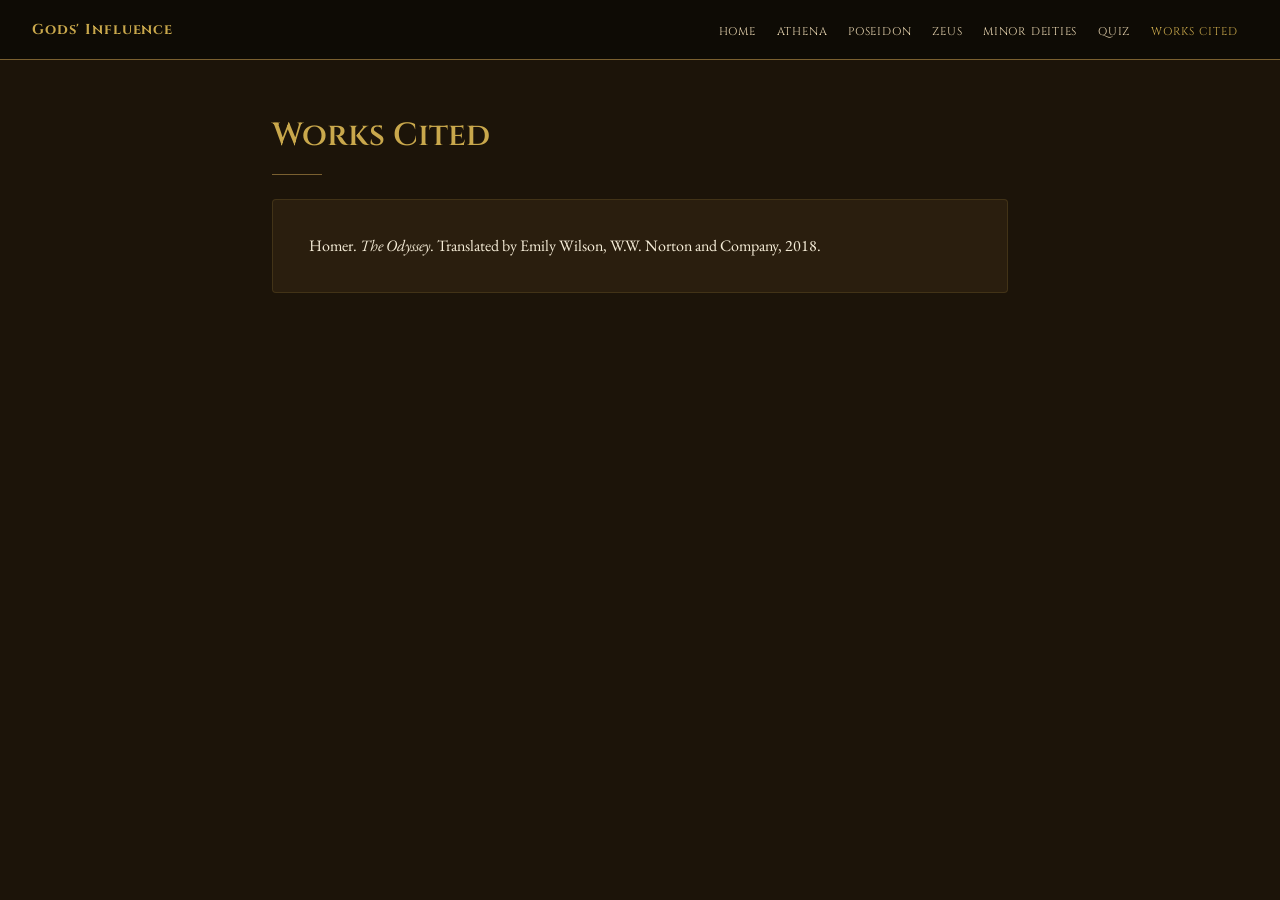
<file: works-cited.html>
<!DOCTYPE html>
<html lang="en">
<head>
  <meta charset="UTF-8" />
  <meta name="viewport" content="width=device-width, initial-scale=1.0" />
  <title>Works Cited — Gods' Influence in the Odyssey</title>
  <link rel="stylesheet" href="style.css" />
</head>
<body>

  <nav>
    <a href="index.html" class="nav-brand">Gods' Influence</a>
    <ul class="nav-links">
      <li><a href="index.html">Home</a></li>
      <li><a href="athena.html">Athena</a></li>
      <li><a href="poseidon.html">Poseidon</a></li>
      <li><a href="zeus.html">Zeus</a></li>
      <li><a href="minor.html">Minor Deities</a></li>
      <li><a href="quiz.html">Quiz</a></li>
      <li><a href="works-cited.html" class="active">Works Cited</a></li>
    </ul>
  </nav>

  <div class="page">

    <section class="section" style="padding-top: 3.5rem;">
      <h2>Works Cited</h2>
      <div class="divider"></div>

      <div style="
        background: var(--ink-mid);
        border: 1px solid rgba(201,168,76,0.15);
        border-radius: 4px;
        padding: 2rem 2.25rem;
        margin-top: 1.5rem;
      ">
        <p style="padding-left: 2rem; text-indent: -2rem; font-size: 1rem; color: var(--parchment);">
          Homer. <em>The Odyssey</em>. Translated by Emily Wilson, W.W. Norton and Company, 2018.
        </p>
      </div>
    </section>

  </div>

</body>
</html>
</file>
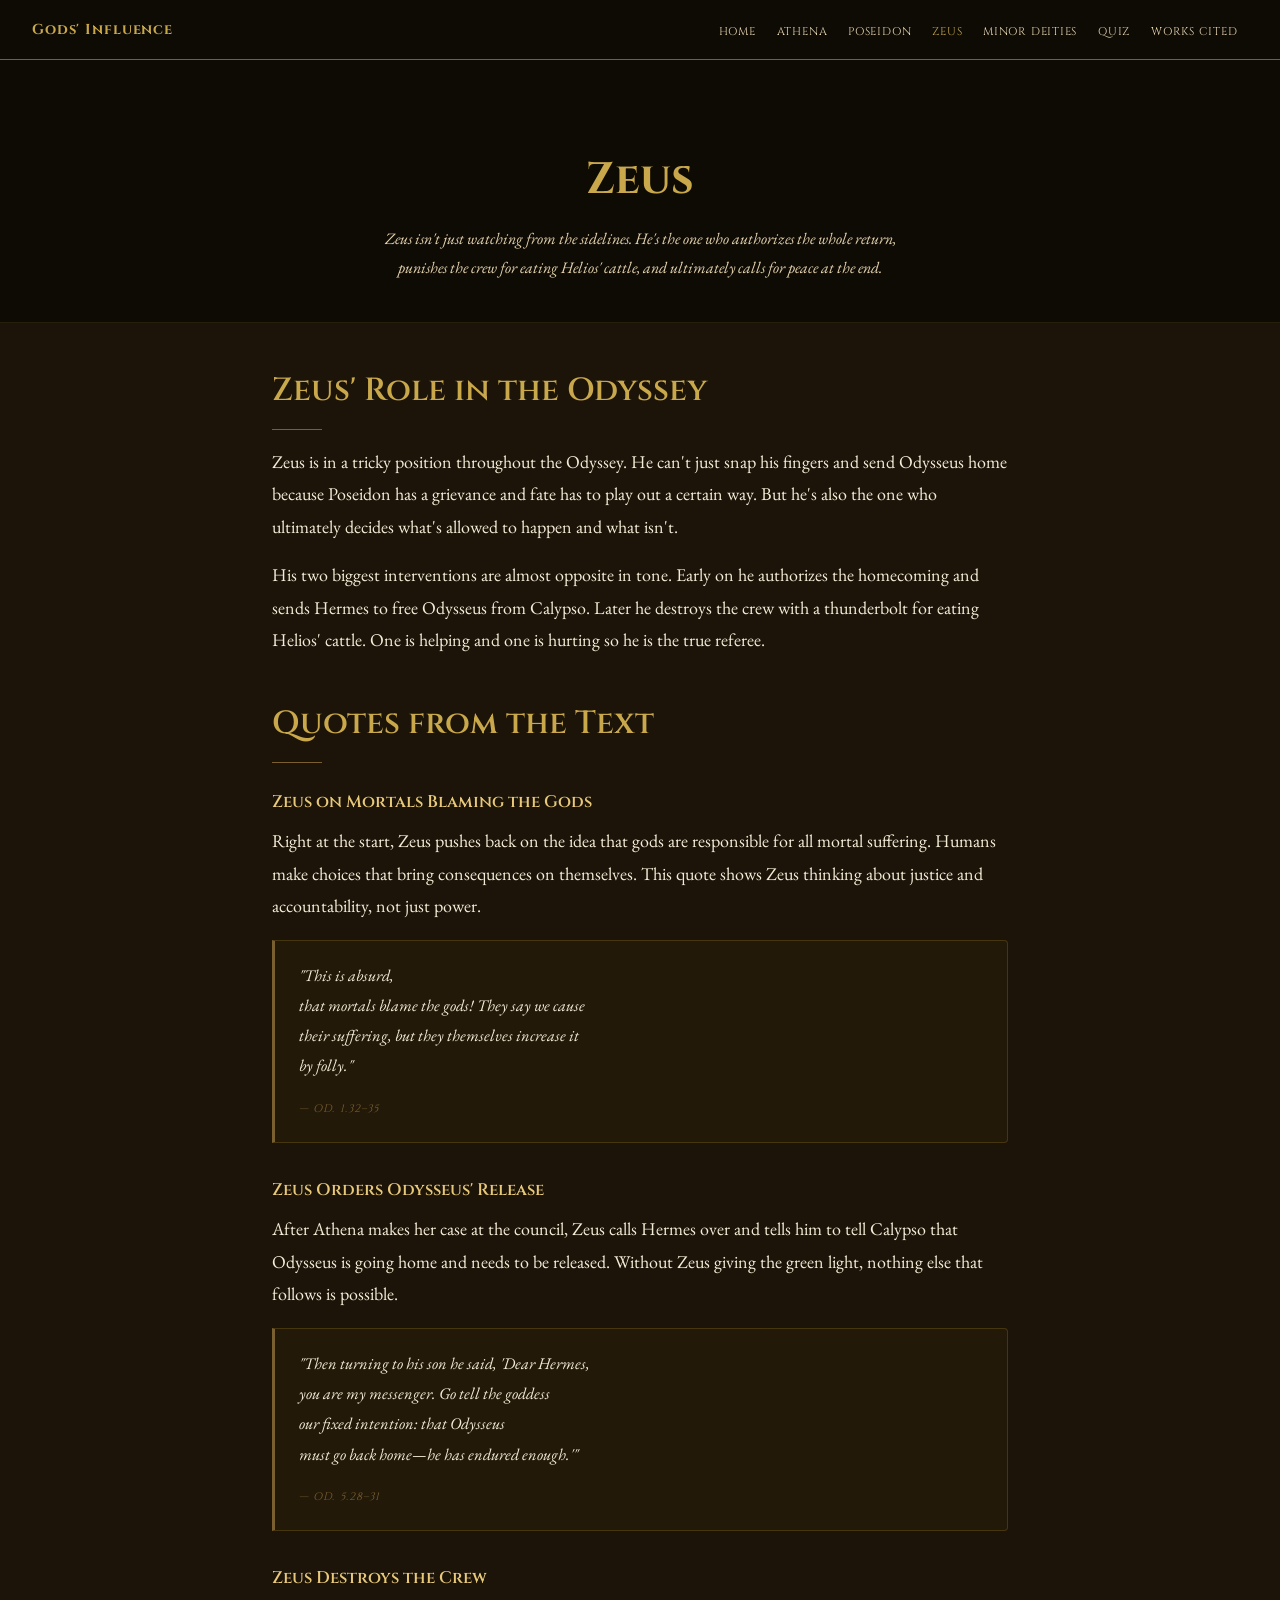
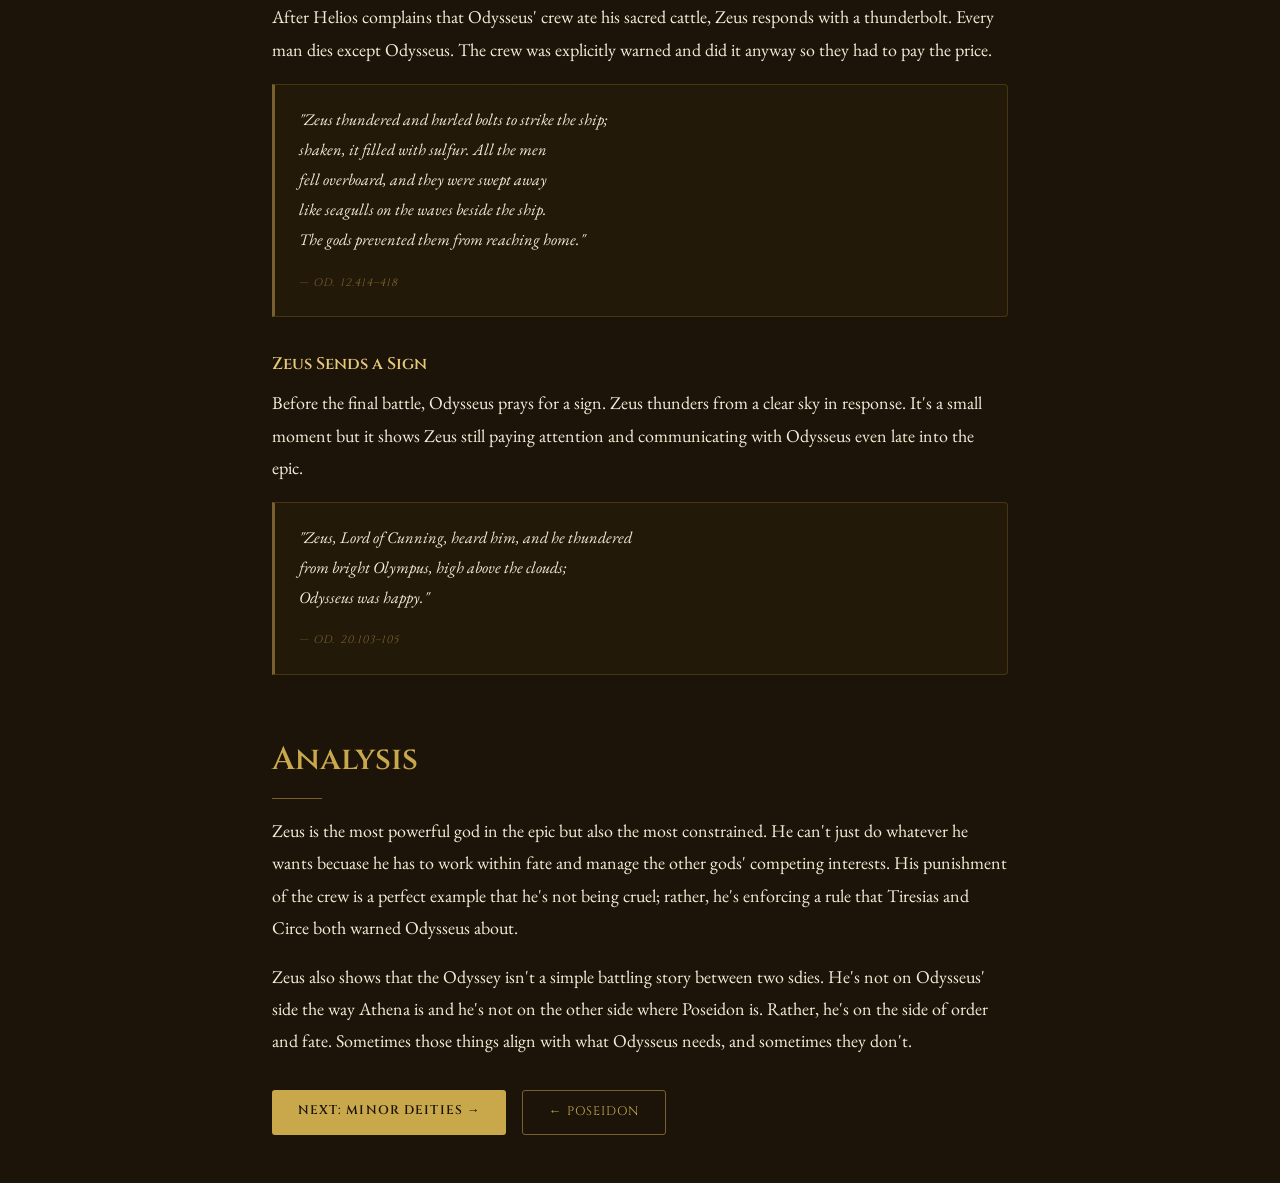
<file: zeus.html>
<!DOCTYPE html>
<html lang="en">
<head>
  <meta charset="UTF-8" />
  <meta name="viewport" content="width=device-width, initial-scale=1.0" />
  <title>Zeus — Gods' Influence in the Odyssey</title>
  <link rel="stylesheet" href="style.css" />
</head>
<body>

  <nav>
    <a href="index.html" class="nav-brand">Gods' Influence</a>
    <ul class="nav-links">
      <li><a href="index.html">Home</a></li>
      <li><a href="athena.html">Athena</a></li>
      <li><a href="poseidon.html">Poseidon</a></li>
      <li><a href="zeus.html" class="active">Zeus</a></li>
      <li><a href="minor.html">Minor Deities</a></li>
      <li><a href="quiz.html">Quiz</a></li>
      <li><a href="works-cited.html">Works Cited</a></li>
    </ul>
  </nav>

  <div class="page">

    <section class="god-hero">
      <div class="god-hero-content">
        <h1>Zeus</h1>
        <p class="god-hero-desc">
          Zeus isn't just watching from the sidelines. He's the one who authorizes the whole
          return, punishes the crew for eating Helios' cattle, and ultimately calls for peace
          at the end. 
        </p>
      </div>
    </section>

    <section class="section">
      <h2>Zeus' Role in the Odyssey</h2>
      <div class="divider"></div>
      <p>
        Zeus is in a tricky position throughout the Odyssey. He can't just snap his fingers and
        send Odysseus home because Poseidon has a grievance and fate has to play out a certain
        way. But he's also the one who ultimately decides what's allowed to happen and what isn't.
      </p>
      <p style="margin-top:1rem;">
        His two biggest interventions are almost opposite in tone. Early on he authorizes the
        homecoming and sends Hermes to free Odysseus from Calypso. Later he destroys the crew
        with a thunderbolt for eating Helios' cattle. One is helping and one is hurting so he
        is the true referee.
      </p>
    </section>

    <section class="section" style="padding-top:0;">
      <h2>Quotes from the Text</h2>
      <div class="divider"></div>

      <h3 style="margin-top:1.5rem;">Zeus on Mortals Blaming the Gods</h3>
      <p>
        Right at the start, Zeus pushes back on the idea that gods are responsible for all mortal
        suffering. Humans make choices that bring consequences on themselves. This quote shows
        Zeus thinking about justice and accountability, not just power.
      </p>
      <div class="quote-card qc-zeus">
        <blockquote>"This is absurd,
that mortals blame the gods! They say we cause
their suffering, but they themselves increase it
by folly."</blockquote>
        <cite>— Od. 1.32–35</cite>
      </div>

      <h3 style="margin-top:2rem;">Zeus Orders Odysseus' Release</h3>
      <p>
        After Athena makes her case at the council, Zeus calls Hermes over and tells him to
        tell Calypso that Odysseus is going home and needs to be released. Without Zeus giving the green
        light, nothing else that follows is possible.
      </p>
      <div class="quote-card qc-zeus">
        <blockquote>"Then turning to his son he said, 'Dear Hermes,
you are my messenger. Go tell the goddess
our fixed intention: that Odysseus
must go back home—he has endured enough.'"</blockquote>
        <cite>— Od. 5.28–31</cite>
      </div>

      <h3 style="margin-top:2rem;">Zeus Destroys the Crew</h3>
      <p>
        After Helios complains that Odysseus' crew ate his sacred cattle, Zeus responds with a
        thunderbolt. Every man dies except Odysseus. The crew was explicitly warned and did it
        anyway so they had to pay the price.
      </p>
      <div class="quote-card qc-zeus">
        <blockquote>"Zeus thundered and hurled bolts to strike the ship;
shaken, it filled with sulfur. All the men
fell overboard, and they were swept away
like seagulls on the waves beside the ship.
The gods prevented them from reaching home."</blockquote>
        <cite>— Od. 12.414–418</cite>
      </div>

      <h3 style="margin-top:2rem;">Zeus Sends a Sign</h3>
      <p>
        Before the final battle, Odysseus prays for a sign. Zeus thunders from a clear sky in
        response. It's a small moment but it shows Zeus still paying attention and communicating
        with Odysseus even late into the epic.
      </p>
      <div class="quote-card qc-zeus">
        <blockquote>"Zeus, Lord of Cunning, heard him, and he thundered
from bright Olympus, high above the clouds;
Odysseus was happy."</blockquote>
        <cite>— Od. 20.103–105</cite>
      </div>

    </section>

    <section class="section" style="padding-top:0;">
      <h2>Analysis</h2>
      <div class="divider"></div>
      <p>
        Zeus is the most powerful god in the epic but also the most constrained. He can't just
        do whatever he wants becuase he has to work within fate and manage the other gods' competing
        interests. His punishment of the crew is a perfect example that he's not being cruel; rather, he's
        enforcing a rule that Tiresias and Circe both warned Odysseus about.
      </p>
      <p style="margin-top:1rem;">
        Zeus also shows that the Odyssey isn't a simple battling story between two sdies. He's not on
        Odysseus' side the way Athena is and he's not on the other side where Poseidon is. Rather, he's on the side of order and fate. Sometimes those
        things align with what Odysseus needs, and sometimes they don't.
      </p>
      <div style="margin-top:2rem;display:flex;gap:1rem;flex-wrap:wrap;">
        <a href="minor.html" class="btn btn-primary" style="text-decoration:none;">Next: Minor Deities →</a>
        <a href="poseidon.html" class="btn btn-secondary" style="text-decoration:none;">← Poseidon</a>
      </div>
    </section>

  </div>

</body>
</html>
</file>
<file: style.css>
@import url('https://fonts.googleapis.com/css2?family=Cinzel:wght@400;600;700&family=EB+Garamond:ital,wght@0,400;0,500;1,400;1,500&display=swap');

:root {
  --gold: #c9a84c;
  --gold-light: #e8c97a;
  --gold-dim: #7a6030;
  --parchment: #f5ecd7;
  --parchment-dark: #e8d5b0;
  --ink: #1c1409;
  --ink-mid: #2a1e0e;
  --olive: #4a5e2a;
  --terracotta: #b54a2a;
  --nav-h: 60px;
}

*, *::before, *::after { box-sizing: border-box; margin: 0; padding: 0; }

html { scroll-behavior: smooth; }

body {
  background: var(--ink);
  color: var(--parchment);
  font-family: 'EB Garamond', Georgia, serif;
  font-size: 18px;
  line-height: 1.8;
}

/* NAV */
nav {
  position: fixed;
  top: 0; left: 0; right: 0;
  height: var(--nav-h);
  background: #0e0b05;
  border-bottom: 1px solid var(--gold-dim);
  display: flex;
  align-items: center;
  justify-content: space-between;
  padding: 0 2rem;
  z-index: 1000;
}

.nav-brand {
  font-family: 'Cinzel', serif;
  font-size: 0.9rem;
  font-weight: 700;
  color: var(--gold);
  text-decoration: none;
  letter-spacing: 0.06em;
}

.nav-links {
  display: flex;
  list-style: none;
  flex-wrap: wrap;
  justify-content: flex-end;
}

.nav-links a {
  font-family: 'Cinzel', serif;
  font-size: 0.7rem;
  letter-spacing: 0.07em;
  text-transform: uppercase;
  color: var(--parchment-dark);
  text-decoration: none;
  padding: 0.4rem 0.65rem;
  transition: color 0.15s;
}

.nav-links a:hover, .nav-links a.active {
  color: var(--gold);
}

/* PAGE */
.page { padding-top: var(--nav-h); }

/* HOMEPAGE HERO */
.hero {
  min-height: 75vh;
  display: flex;
  flex-direction: column;
  align-items: center;
  justify-content: center;
  text-align: center;
  padding: 4rem 2rem 3rem;
  background: #0e0b05;
  border-bottom: 1px solid rgba(201,168,76,0.15);
}

.hero-eyebrow {
  font-family: 'Cinzel', serif;
  font-size: 0.72rem;
  letter-spacing: 0.22em;
  color: var(--gold-dim);
  text-transform: uppercase;
  margin-bottom: 1.25rem;
}

.hero h1 {
  font-family: 'Cinzel', serif;
  font-size: clamp(1.9rem, 5vw, 3.2rem);
  font-weight: 700;
  color: var(--gold);
  line-height: 1.2;
  margin-bottom: 1.1rem;
}

.hero-subtitle {
  font-size: 1.1rem;
  font-style: italic;
  color: var(--parchment-dark);
  max-width: 540px;
  margin: 0 auto 1.75rem;
}

.hero-divider {
  width: 80px;
  height: 1px;
  background: var(--gold-dim);
  margin: 0 auto 1.75rem;
}

.hero-thesis {
  background: var(--ink-mid);
  border: 1px solid rgba(201,168,76,0.18);
  border-radius: 4px;
  padding: 1.35rem 1.75rem;
  font-size: 1rem;
  color: var(--parchment);
  max-width: 620px;
  margin: 0 auto 2.25rem;
  text-align: left;
}

/* GOD CARDS */
.gods-grid {
  display: grid;
  grid-template-columns: repeat(auto-fit, minmax(230px, 1fr));
  gap: 1rem;
  max-width: 1020px;
  margin: 0 auto;
  padding: 0 2rem 4rem;
}

.god-card {
  background: var(--ink-mid);
  border: 1px solid rgba(201,168,76,0.14);
  border-radius: 4px;
  padding: 1.6rem;
  text-decoration: none;
  color: inherit;
  display: flex;
  flex-direction: column;
  gap: 0.5rem;
  transition: border-color 0.15s;
}

.god-card:hover { border-color: var(--gold-dim); }

.god-card-icon { font-size: 1.75rem; }
.god-card-title { font-family: 'Cinzel', serif; font-size: 1.05rem; color: var(--gold); font-weight: 600; }
.god-card-role { font-family: 'Cinzel', serif; font-size: 0.68rem; letter-spacing: 0.1em; color: var(--gold-dim); text-transform: uppercase; }
.god-card-desc { font-size: 0.92rem; color: var(--parchment-dark); }
.god-card-arrow { font-family: 'Cinzel', serif; font-size: 0.75rem; color: var(--gold-dim); margin-top: auto; padding-top: 0.5rem; }
.god-card:hover .god-card-arrow { color: var(--gold); }

/* SECTIONS */
.section { max-width: 800px; margin: 0 auto; padding: 3rem 2rem; }

.section-label {
  font-family: 'Cinzel', serif;
  font-size: 0.68rem;
  letter-spacing: 0.22em;
  color: var(--gold-dim);
  text-transform: uppercase;
  margin-bottom: 0.4rem;
}

.section h2 {
  font-family: 'Cinzel', serif;
  font-size: clamp(1.3rem, 3vw, 2rem);
  color: var(--gold);
  font-weight: 600;
  line-height: 1.25;
  margin-bottom: 1.1rem;
}

.section h3 {
  font-family: 'Cinzel', serif;
  font-size: 1.05rem;
  color: var(--gold-light);
  font-weight: 600;
  margin: 1.75rem 0 0.5rem;
}

.divider {
  width: 50px;
  height: 1px;
  background: var(--gold-dim);
  margin: 1rem 0;
}

/* GOD PAGE HERO */
.god-hero {
  padding: 5rem 2rem 2.5rem;
  text-align: center;
  border-bottom: 1px solid rgba(201,168,76,0.12);
  background: #0e0b05;
  position: relative;
}

/* remove the bg div since we don't need gradients anymore */
.god-hero-bg { display: none; }

.god-hero-content { position: relative; z-index: 1; }

.god-hero-icon { font-size: 2.5rem; margin-bottom: 0.6rem; display: block; }

.god-hero h1 {
  font-family: 'Cinzel', serif;
  font-size: clamp(1.7rem, 4vw, 2.75rem);
  font-weight: 700;
  color: var(--gold);
  margin-bottom: 0.35rem;
}

.god-hero-epithet {
  font-family: 'Cinzel', serif;
  font-size: 0.72rem;
  letter-spacing: 0.16em;
  color: var(--gold-dim);
  text-transform: uppercase;
  margin-bottom: 0.85rem;
}

.god-hero-desc {
  font-style: italic;
  color: var(--parchment-dark);
  max-width: 540px;
  margin: 0 auto;
  font-size: 1rem;
}

/* BREADCRUMB */
.breadcrumb {
  font-family: 'Cinzel', serif;
  font-size: 0.68rem;
  letter-spacing: 0.08em;
  color: var(--gold-dim);
  padding: 1.1rem 2rem 0;
  max-width: 800px;
  margin: 0 auto;
}
.breadcrumb a { color: var(--gold-dim); text-decoration: none; }
.breadcrumb a:hover { color: var(--gold); }
.breadcrumb span { margin: 0 0.35rem; }

/* QUOTE CARDS */
.quote-card {
  border-radius: 0 4px 4px 0;
  padding: 1.25rem 1.5rem;
  margin: 1.1rem 0;
}

.quote-card blockquote {
  font-style: italic;
  font-size: 1.02rem;
  color: var(--parchment);
  line-height: 1.85;
  margin-bottom: 0.5rem;
  white-space: pre-line;
}

.quote-card cite {
  font-family: 'Cinzel', serif;
  font-size: 0.68rem;
  letter-spacing: 0.1em;
  text-transform: uppercase;
}

.qc-athena, .quote-card:not([class*="qc-"]) {
  background: rgba(74,94,42,0.08);
  border: 1px solid rgba(74,94,42,0.25);
  border-left: 3px solid #4a5e2a;
}
.qc-athena cite, .quote-card:not([class*="qc-"]) cite { color: #8cb87a; }

.qc-poseidon {
  background: rgba(26,58,92,0.14);
  border: 1px solid rgba(26,58,92,0.4);
  border-left: 3px solid #2a5580;
}
.qc-poseidon cite { color: #6a9fd4; }

.qc-zeus {
  background: rgba(100,80,10,0.1);
  border: 1px solid rgba(180,140,30,0.25);
  border-left: 3px solid var(--gold-dim);
}
.qc-zeus cite { color: var(--gold-dim); }

.qc-calypso {
  background: rgba(90,40,80,0.09);
  border: 1px solid rgba(140,70,120,0.25);
  border-left: 3px solid #a05a8a;
}
.qc-calypso cite { color: #c47ab0; }

.qc-ino {
  background: rgba(26,58,92,0.12);
  border: 1px solid rgba(60,110,160,0.25);
  border-left: 3px solid #3a7ab0;
}
.qc-ino cite { color: #6aaad4; }

.qc-helios {
  background: rgba(120,80,10,0.09);
  border: 1px solid rgba(200,140,30,0.25);
  border-left: 3px solid var(--gold-dim);
}
.qc-helios cite { color: var(--gold-dim); }

/* DEITY BLOCKS (minor page) */
.deity-block {
  border-top: 1px solid rgba(201,168,76,0.1);
  padding-top: 2rem;
  margin-top: 2rem;
}
.deity-block:first-of-type { border-top: none; padding-top: 0; margin-top: 0; }

/* BUTTONS */
.btn {
  font-family: 'Cinzel', serif;
  font-size: 0.78rem;
  letter-spacing: 0.09em;
  text-transform: uppercase;
  padding: 0.65rem 1.6rem;
  border-radius: 3px;
  cursor: pointer;
  border: none;
  display: inline-block;
  transition: opacity 0.15s;
}
.btn:hover { opacity: 0.82; }

.btn-primary { background: var(--gold); color: var(--ink); font-weight: 600; }
.btn-secondary { background: transparent; border: 1px solid var(--gold-dim); color: var(--gold); }

/* QUIZ */
.quiz-container { max-width: 660px; margin: 0 auto; padding: 2.5rem 2rem 4.5rem; }

.quiz-progress {
  display: flex;
  align-items: center;
  gap: 1rem;
  margin-bottom: 1.5rem;
  font-family: 'Cinzel', serif;
  font-size: 0.72rem;
  color: var(--gold-dim);
  letter-spacing: 0.07em;
}

.quiz-question-card {
  background: var(--ink-mid);
  border: 1px solid rgba(201,168,76,0.15);
  border-radius: 4px;
  padding: 1.75rem;
  min-height: 280px;
  display: flex;
  flex-direction: column;
}

.quiz-q-num {
  font-family: 'Cinzel', serif;
  font-size: 0.68rem;
  color: var(--gold-dim);
  letter-spacing: 0.16em;
  text-transform: uppercase;
  margin-bottom: 0.85rem;
}

.quiz-question { font-size: 1.08rem; color: var(--parchment); margin-bottom: 1.5rem; flex: 1; }

.quiz-options { display: flex; flex-direction: column; gap: 0.55rem; }

.quiz-option {
  background: transparent;
  border: 1px solid rgba(201,168,76,0.1);
  border-radius: 3px;
  padding: 0.75rem 1rem;
  text-align: left;
  font-family: 'EB Garamond', serif;
  font-size: 1rem;
  color: var(--parchment-dark);
  cursor: pointer;
  transition: border-color 0.12s, color 0.12s;
}
.quiz-option:hover:not(:disabled) { border-color: var(--gold-dim); color: var(--parchment); }
.quiz-option.correct { border-color: var(--olive); background: rgba(74,94,42,0.18); color: #8cb87a; }
.quiz-option.wrong { border-color: var(--terracotta); background: rgba(181,74,42,0.1); color: #e07a6a; }
.quiz-option:disabled { cursor: default; }

.quiz-feedback {
  margin-top: 1.1rem;
  padding: 0.8rem 1rem;
  border-radius: 3px;
  font-style: italic;
  font-size: 0.93rem;
  display: none;
}
.quiz-feedback.show { display: block; }
.quiz-feedback.correct { background: rgba(74,94,42,0.1); color: #8cb87a; border-left: 3px solid var(--olive); }
.quiz-feedback.wrong { background: rgba(181,74,42,0.07); color: #e07a6a; border-left: 3px solid var(--terracotta); }

.quiz-nav { display: flex; justify-content: flex-end; margin-top: 1.25rem; }

.review-card {
  border: 1px solid var(--gold-dim);
  padding: 1rem;
  margin-bottom: 1rem;
  border-radius: 4px;
}

.score-card {
  text-align: center;
  padding: 2.25rem 2rem;
  background: var(--ink-mid);
  border: 1px solid rgba(201,168,76,0.15);
  border-radius: 4px;
}
.score-icon { font-size: 2.75rem; margin-bottom: 0.6rem; }
.score-value { font-family: 'Cinzel', serif; font-size: 3rem; font-weight: 700; color: var(--gold); line-height: 1; margin-bottom: 0.35rem; }
.score-label { font-family: 'Cinzel', serif; font-size: 0.72rem; letter-spacing: 0.14em; color: var(--gold-dim); text-transform: uppercase; margin-bottom: 1.1rem; }
.score-message { font-style: italic; color: var(--parchment-dark); max-width: 420px; margin: 0 auto 1.5rem; }

.score-breakdown { display: flex; gap: 0.85rem; justify-content: center; flex-wrap: wrap; margin-bottom: 1.5rem; }
.score-stat { background: rgba(201,168,76,0.04); border: 1px solid rgba(201,168,76,0.12); border-radius: 3px; padding: 0.6rem 1.25rem; font-family: 'Cinzel', serif; font-size: 0.75rem; color: var(--parchment-dark); }
.score-stat strong { display: block; font-size: 1.3rem; color: var(--gold); }

footer {
  border-top: 1px solid rgba(201,168,76,0.1);
  padding: 1.75rem 2rem;
  text-align: center;
  font-family: 'Cinzel', serif;
  font-size: 0.68rem;
  letter-spacing: 0.07em;
  color: var(--gold-dim);
}
footer p + p { margin-top: 0.35rem; }

.fade-in { opacity: 1; }

@media (max-width: 640px) {
  nav { padding: 0 1rem; }
  .nav-brand { font-size: 0.78rem; }
  .nav-links a { font-size: 0.63rem; padding: 0.3rem 0.4rem; }
  .gods-grid { grid-template-columns: 1fr; padding: 0 1rem 3rem; }
  .section { padding: 2rem 1.25rem; }
  .quiz-question-card { padding: 1.25rem; }
  .hero, .god-hero { padding: 3rem 1.25rem 2rem; }
}
</file>
